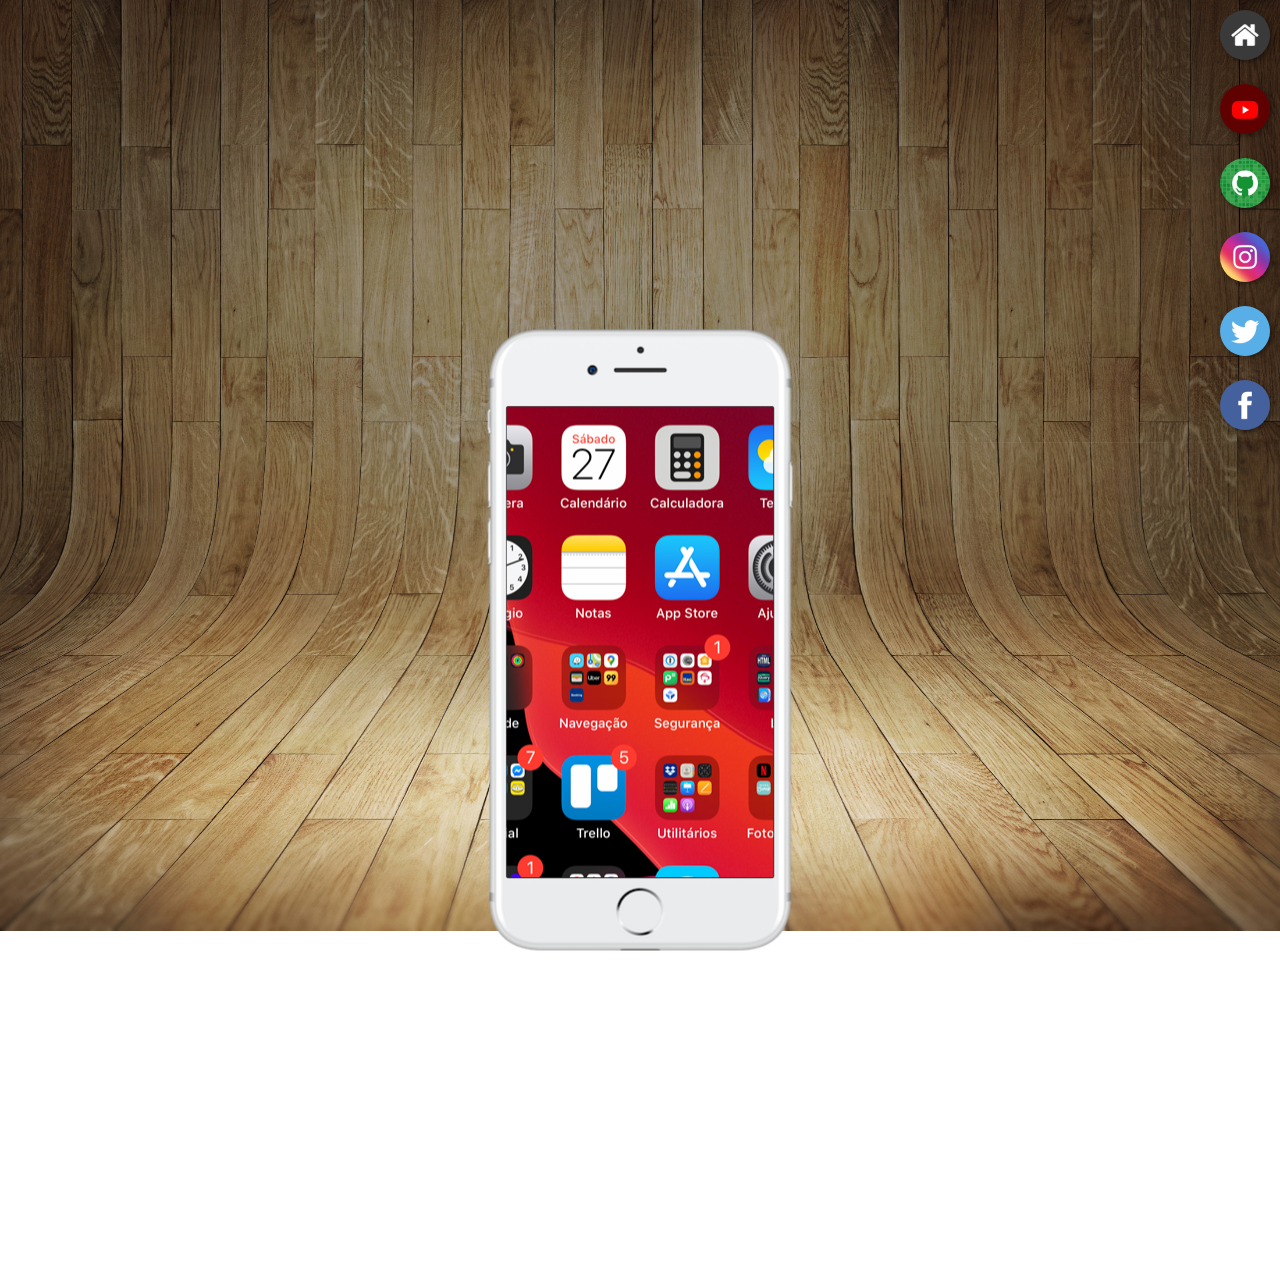
<file: index.html>
<!DOCTYPE html>
<html lang="pt-br">
<head>
    <meta charset="UTF-8">
    <meta name="viewport" content="width=device-width, initial-scale=1.0">
    <link rel="shortcut icon" href="favicon.ico" type="image/x-icon">
    <link rel="stylesheet" href="Estilo/style.css">
    <title>Projetos redes sociais</title>
</head>
<body>
    <main>
        <section id="telefone">
            <iframe src="home.html" name="tela" id="tela" frameborder="0">
                seu navegador nao é compativel
            </iframe>
        </section>
        <section id="redes_sociais">
            <a href="home.html" target="tela"> <img src="imagens/logo-home.jpg" alt="Home"></a> <br>
            <a href="youtube.html" target="tela"> <img src="imagens/logo-youtube.jpg" alt="youtube"></a> <br>
            <a href="github.html" target="tela"> <img src="imagens/logo-github.jpg" alt="githun"></a> <br>
            <a href="instagram.html" target="tela"> <img src="imagens/logo-instagram.jpg" alt="insta"></a> <br>
            <a href="twitter.html" target="tela"> <img src="imagens/logo-twitter.jpg" alt="twiter"></a> <br>
            <a href="facebook.html" target="tela"> <img src="imagens/logo-facebook.jpg" alt="facebook"></a> <br>
        </section>
    </main>
</body>
</html>
</file>
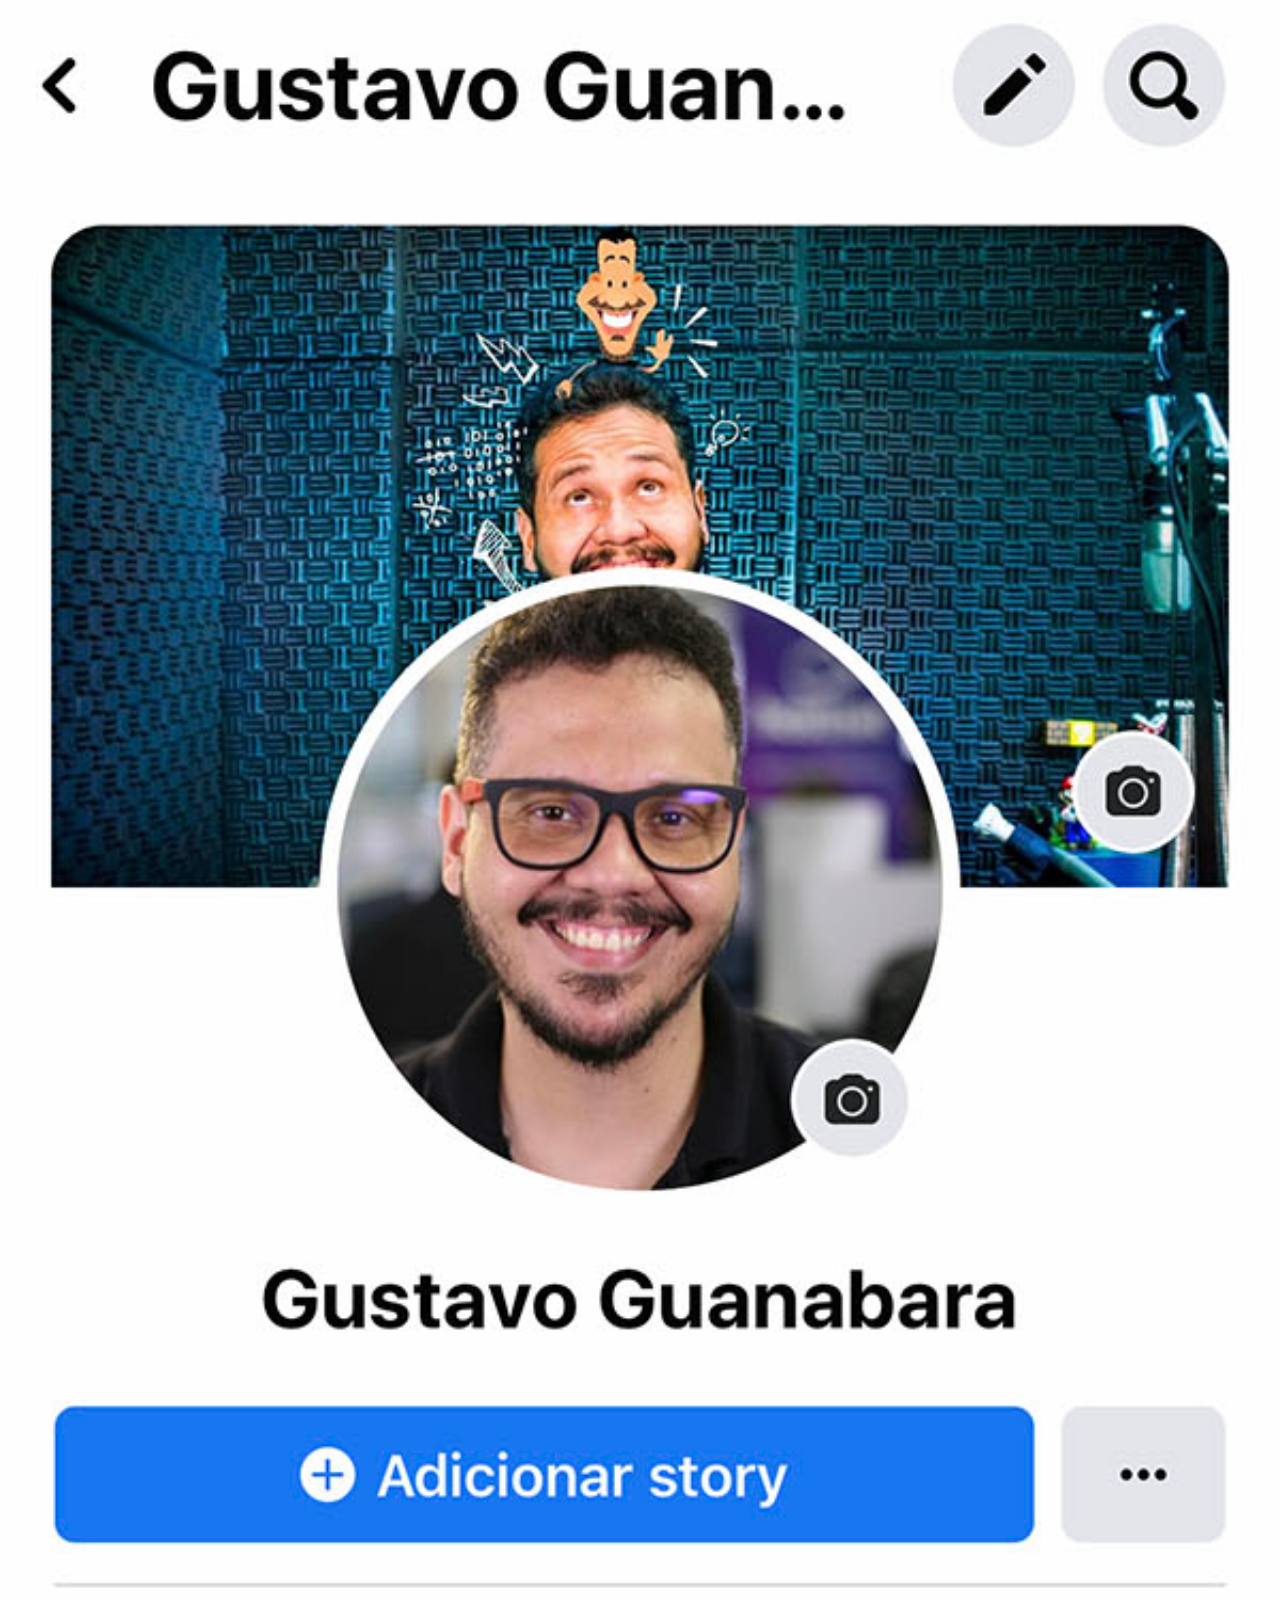
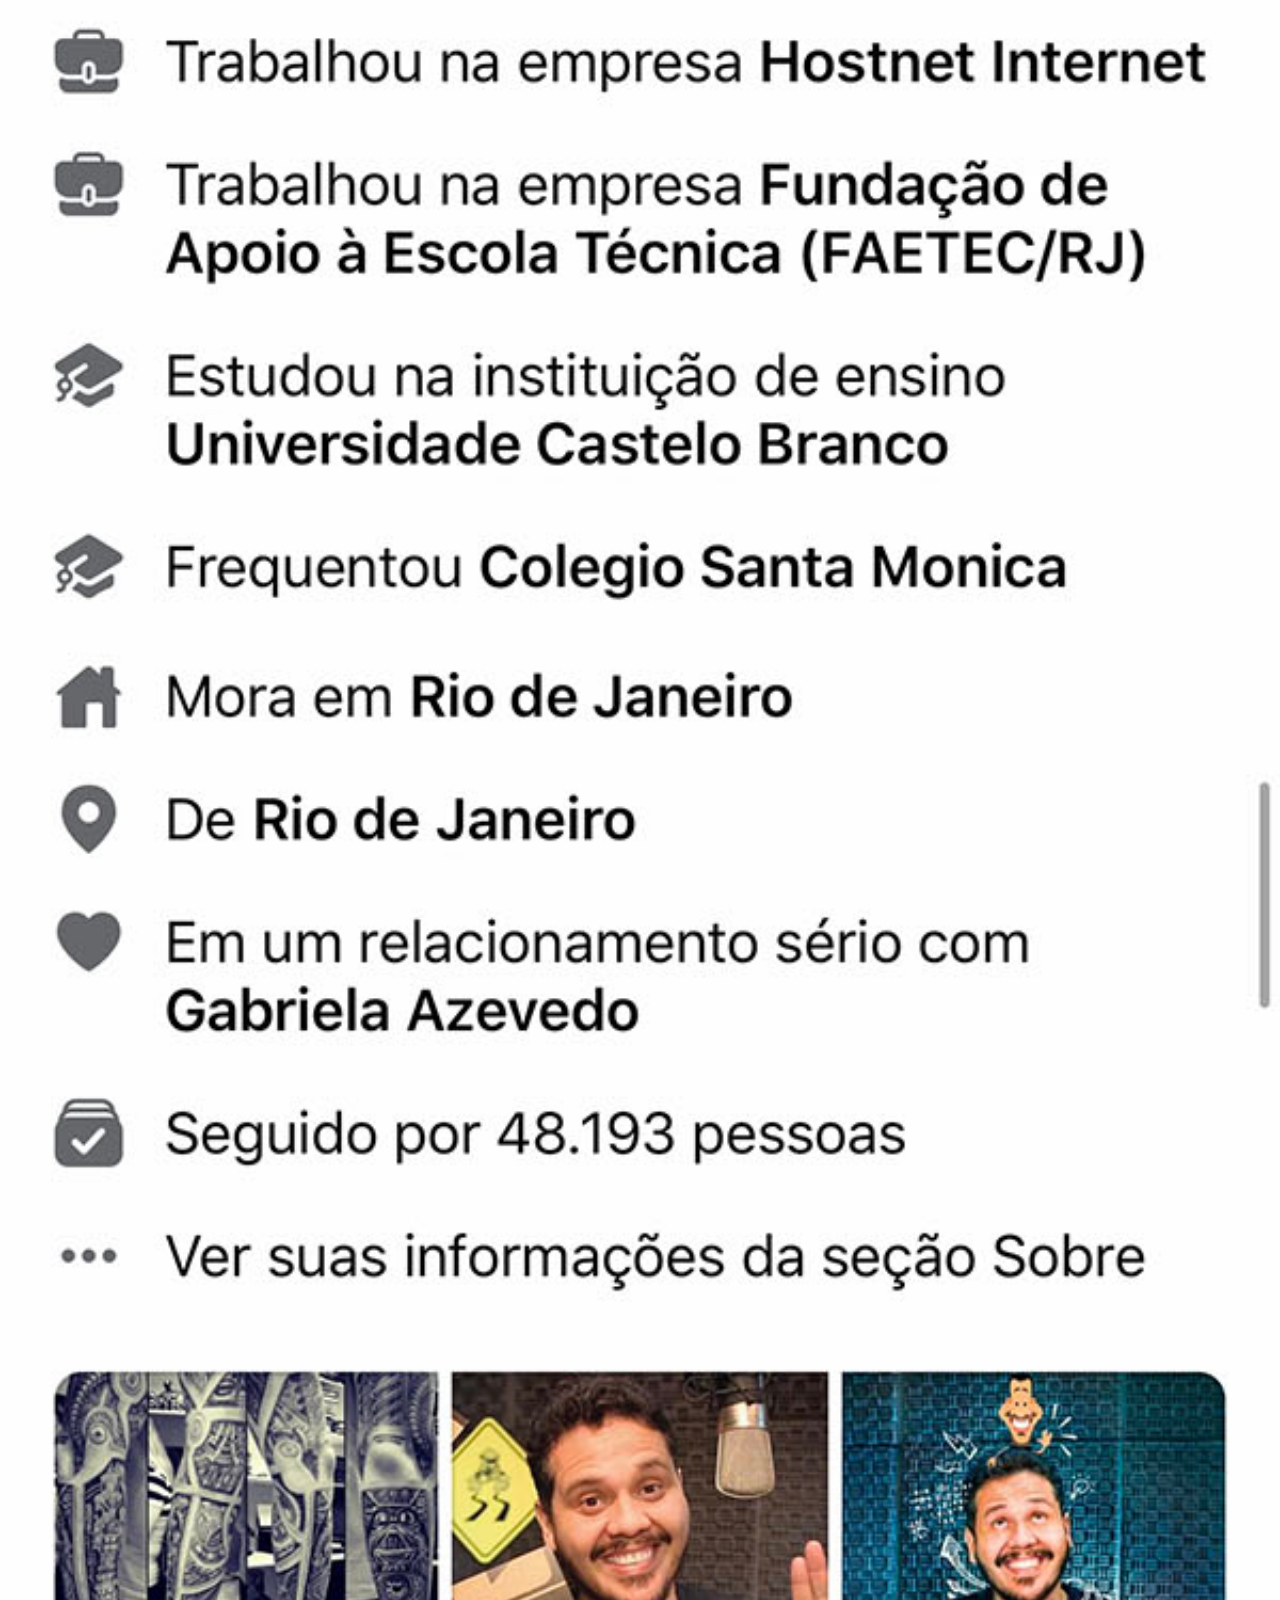
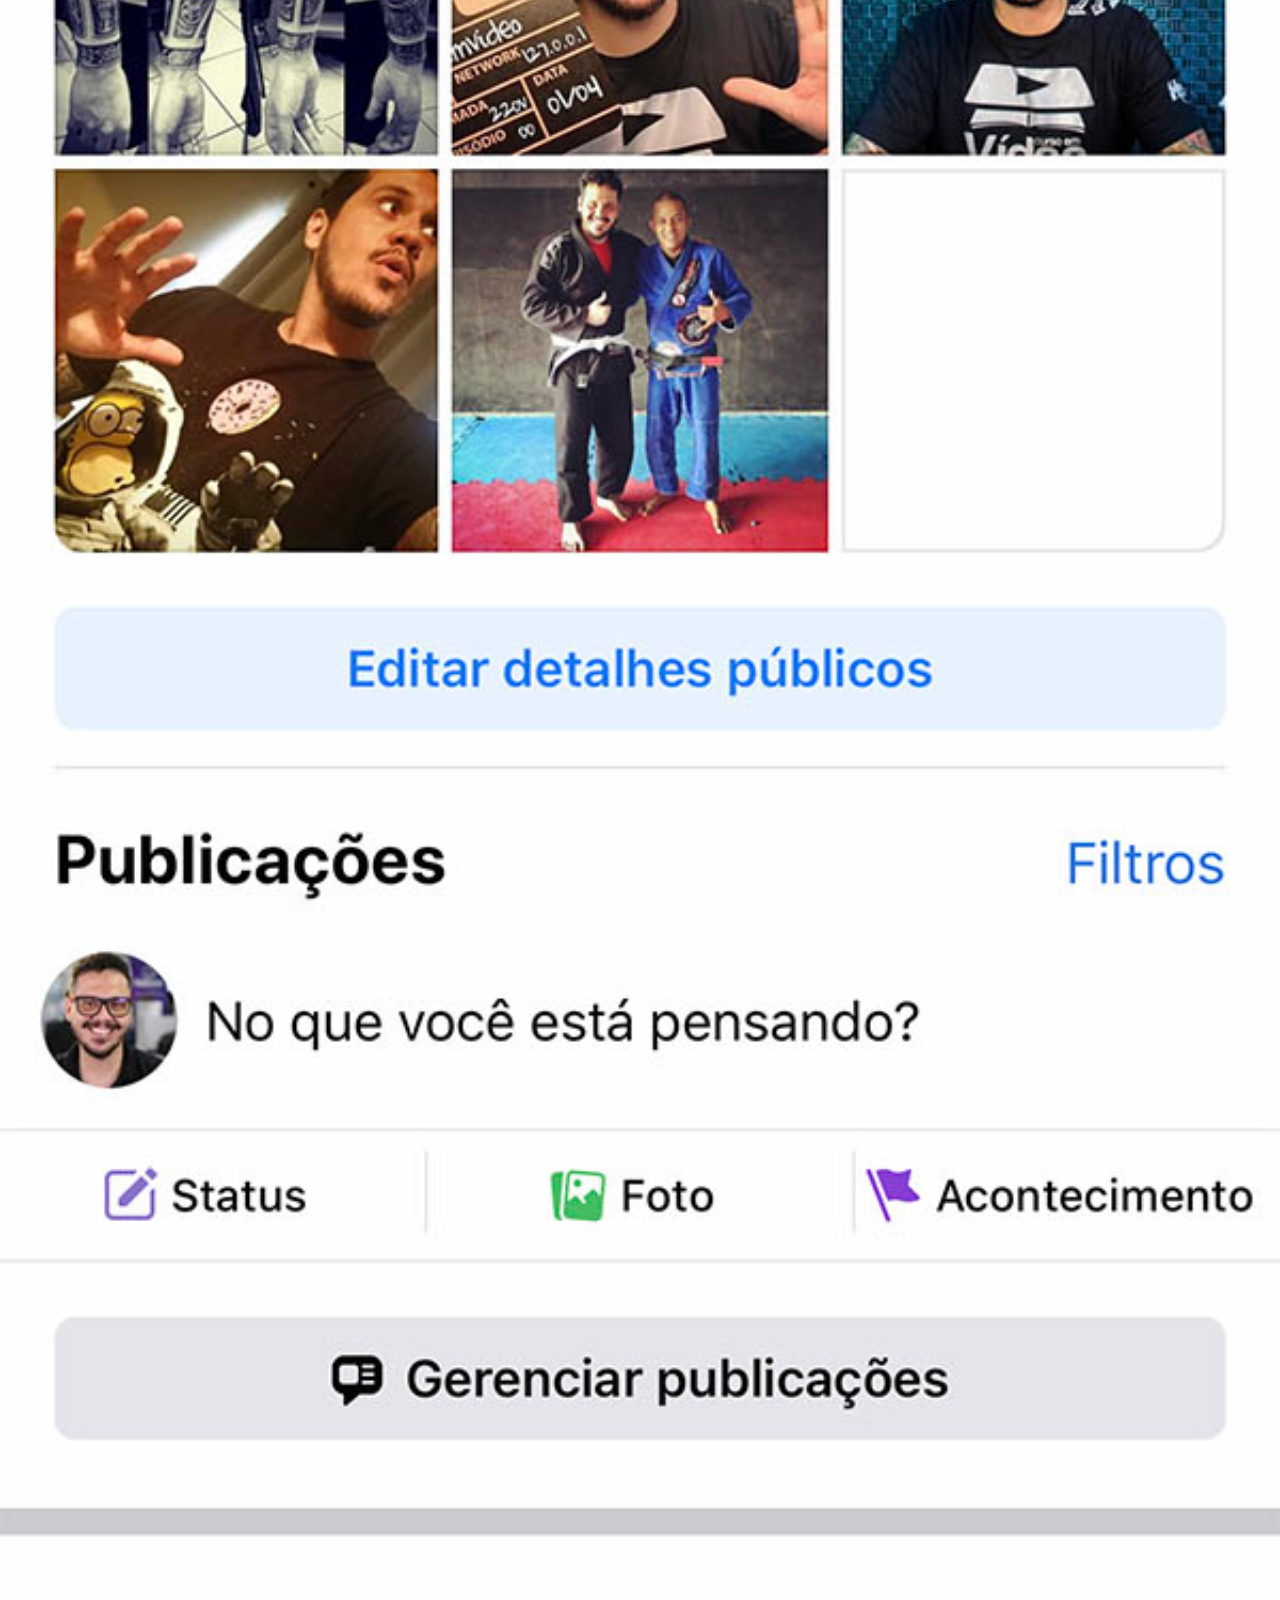
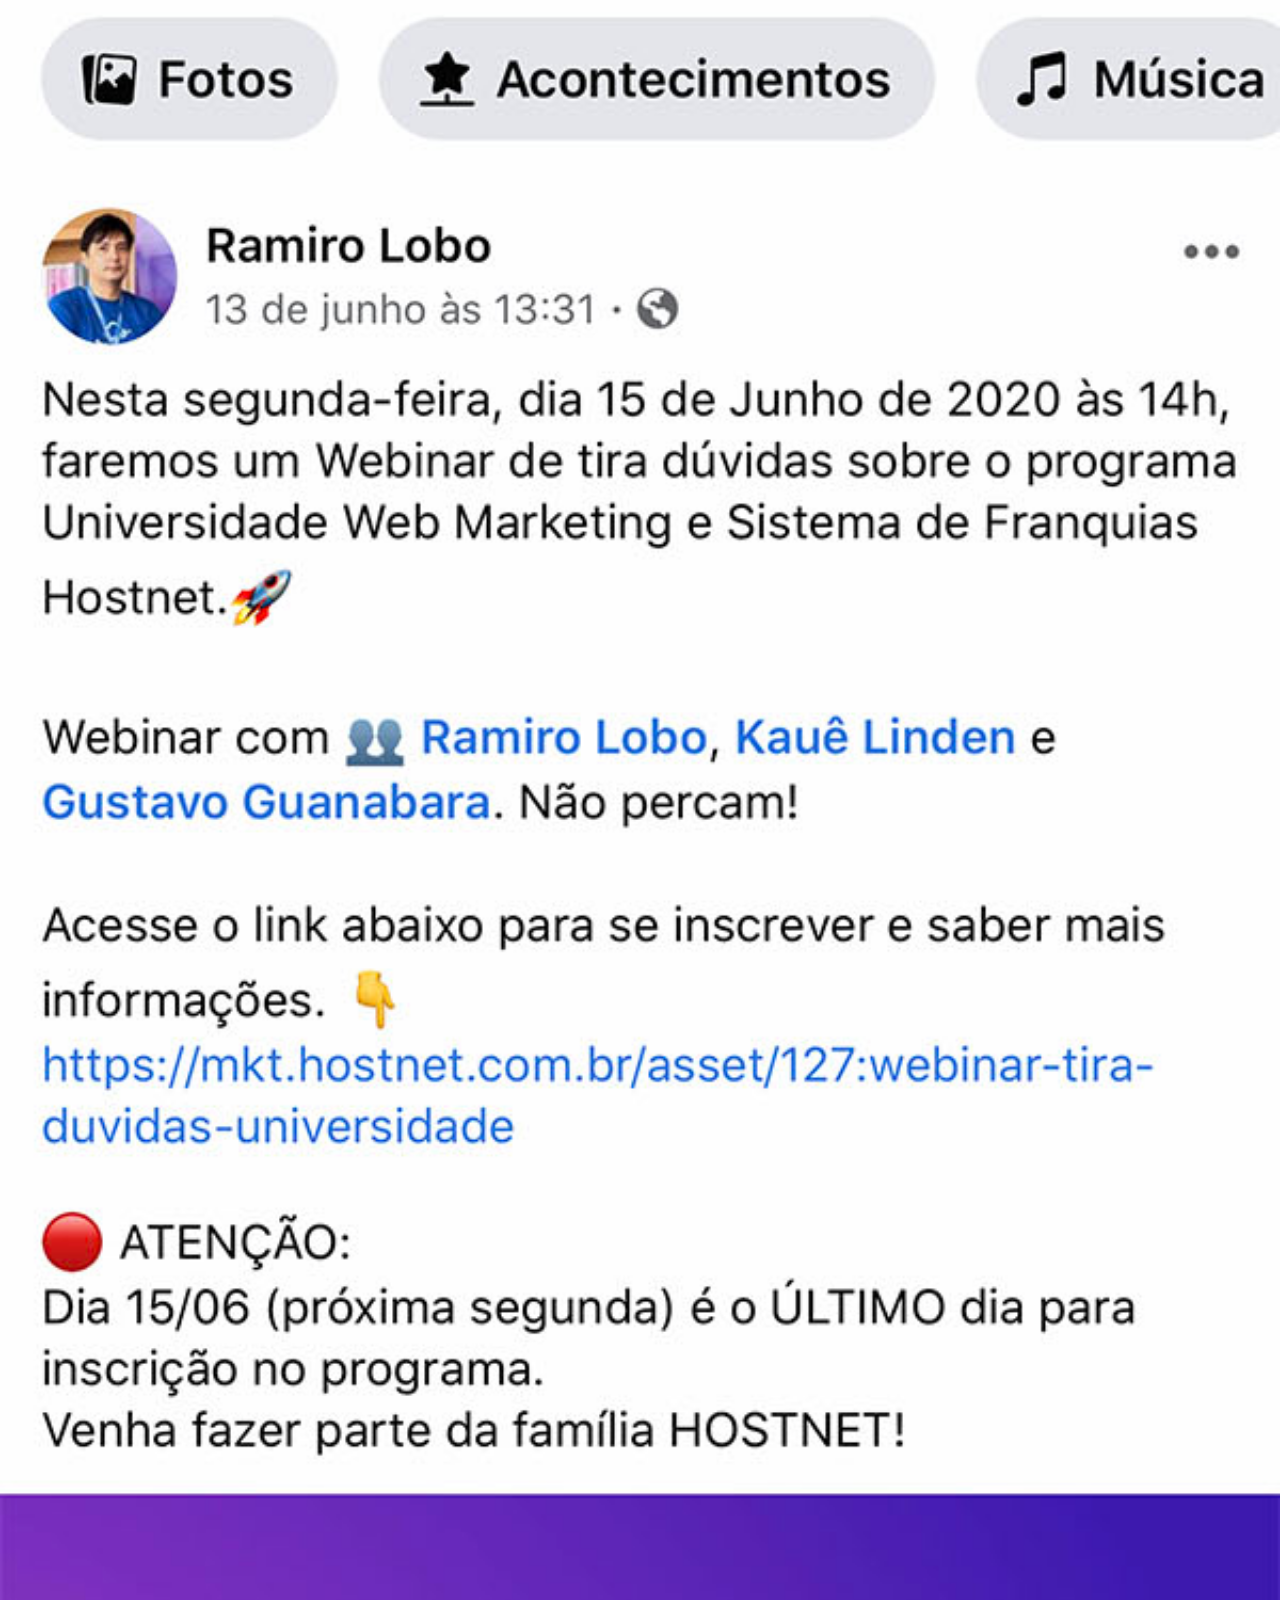
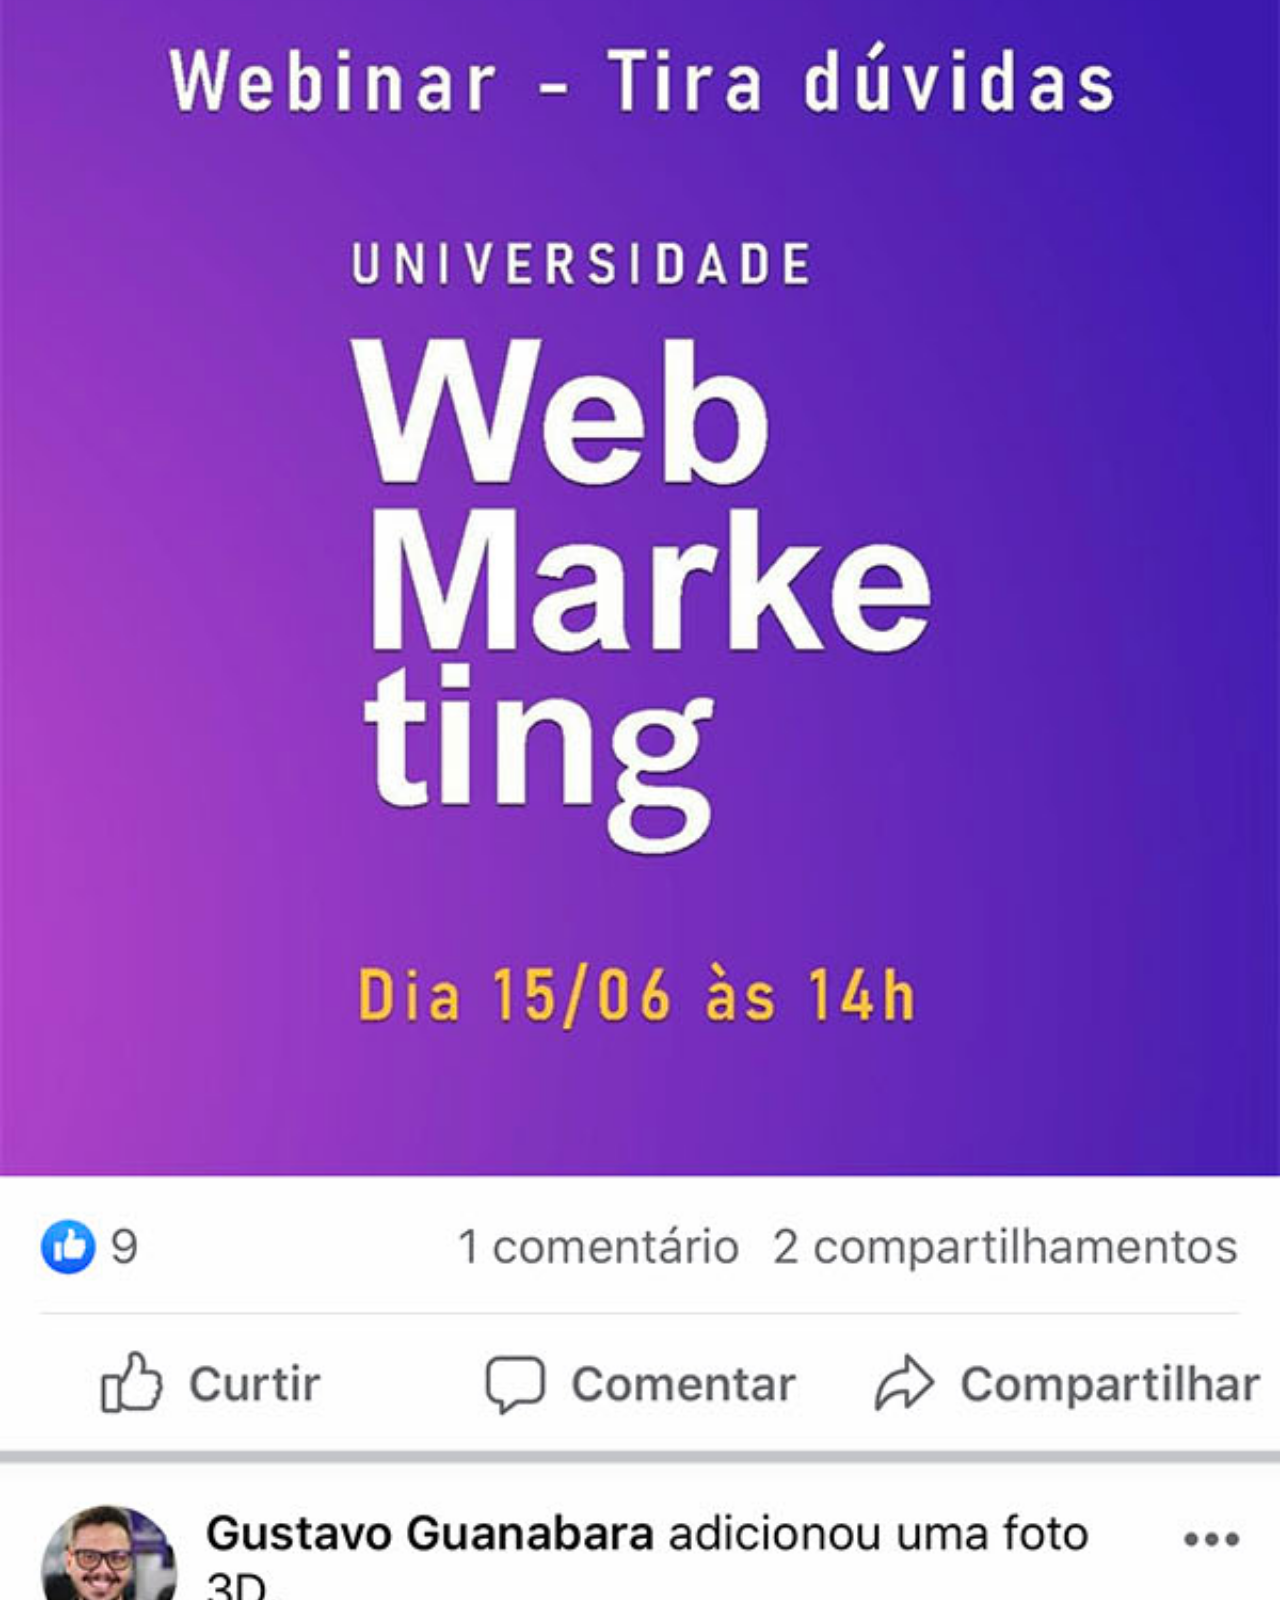
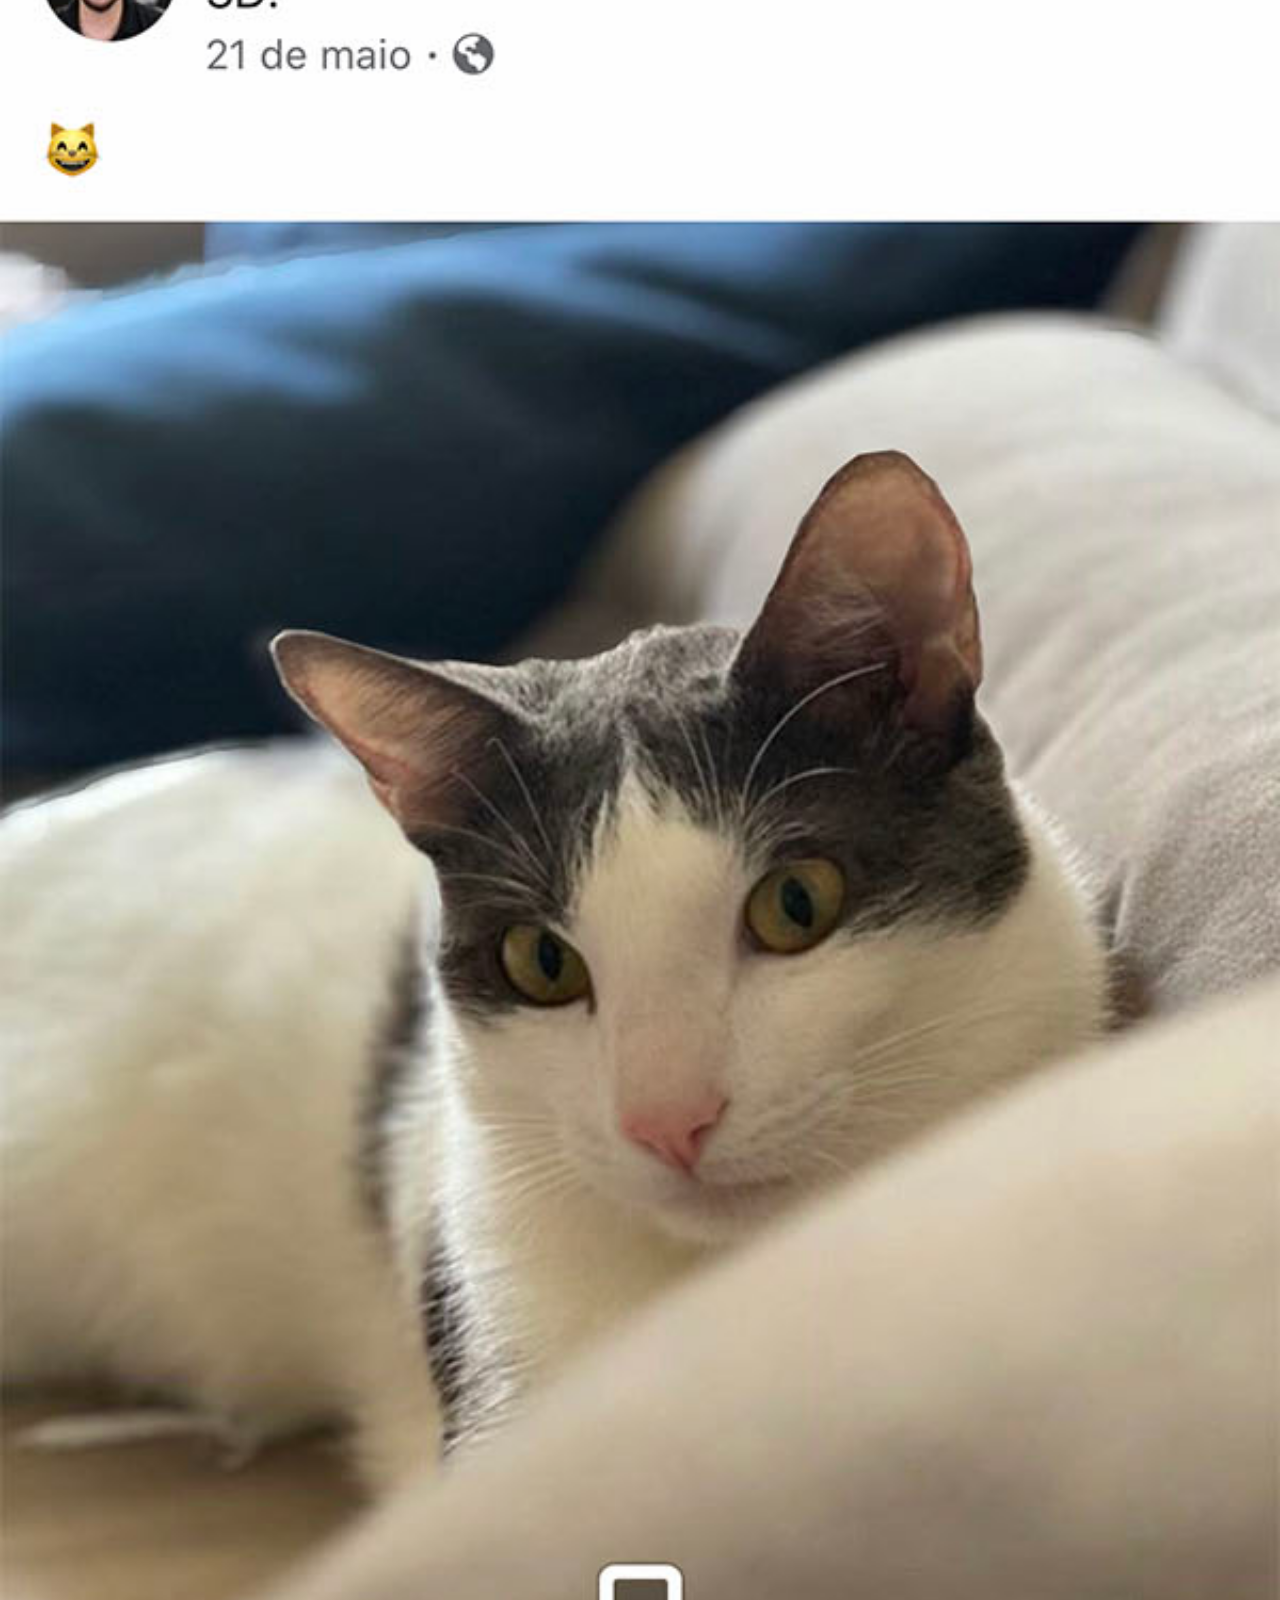
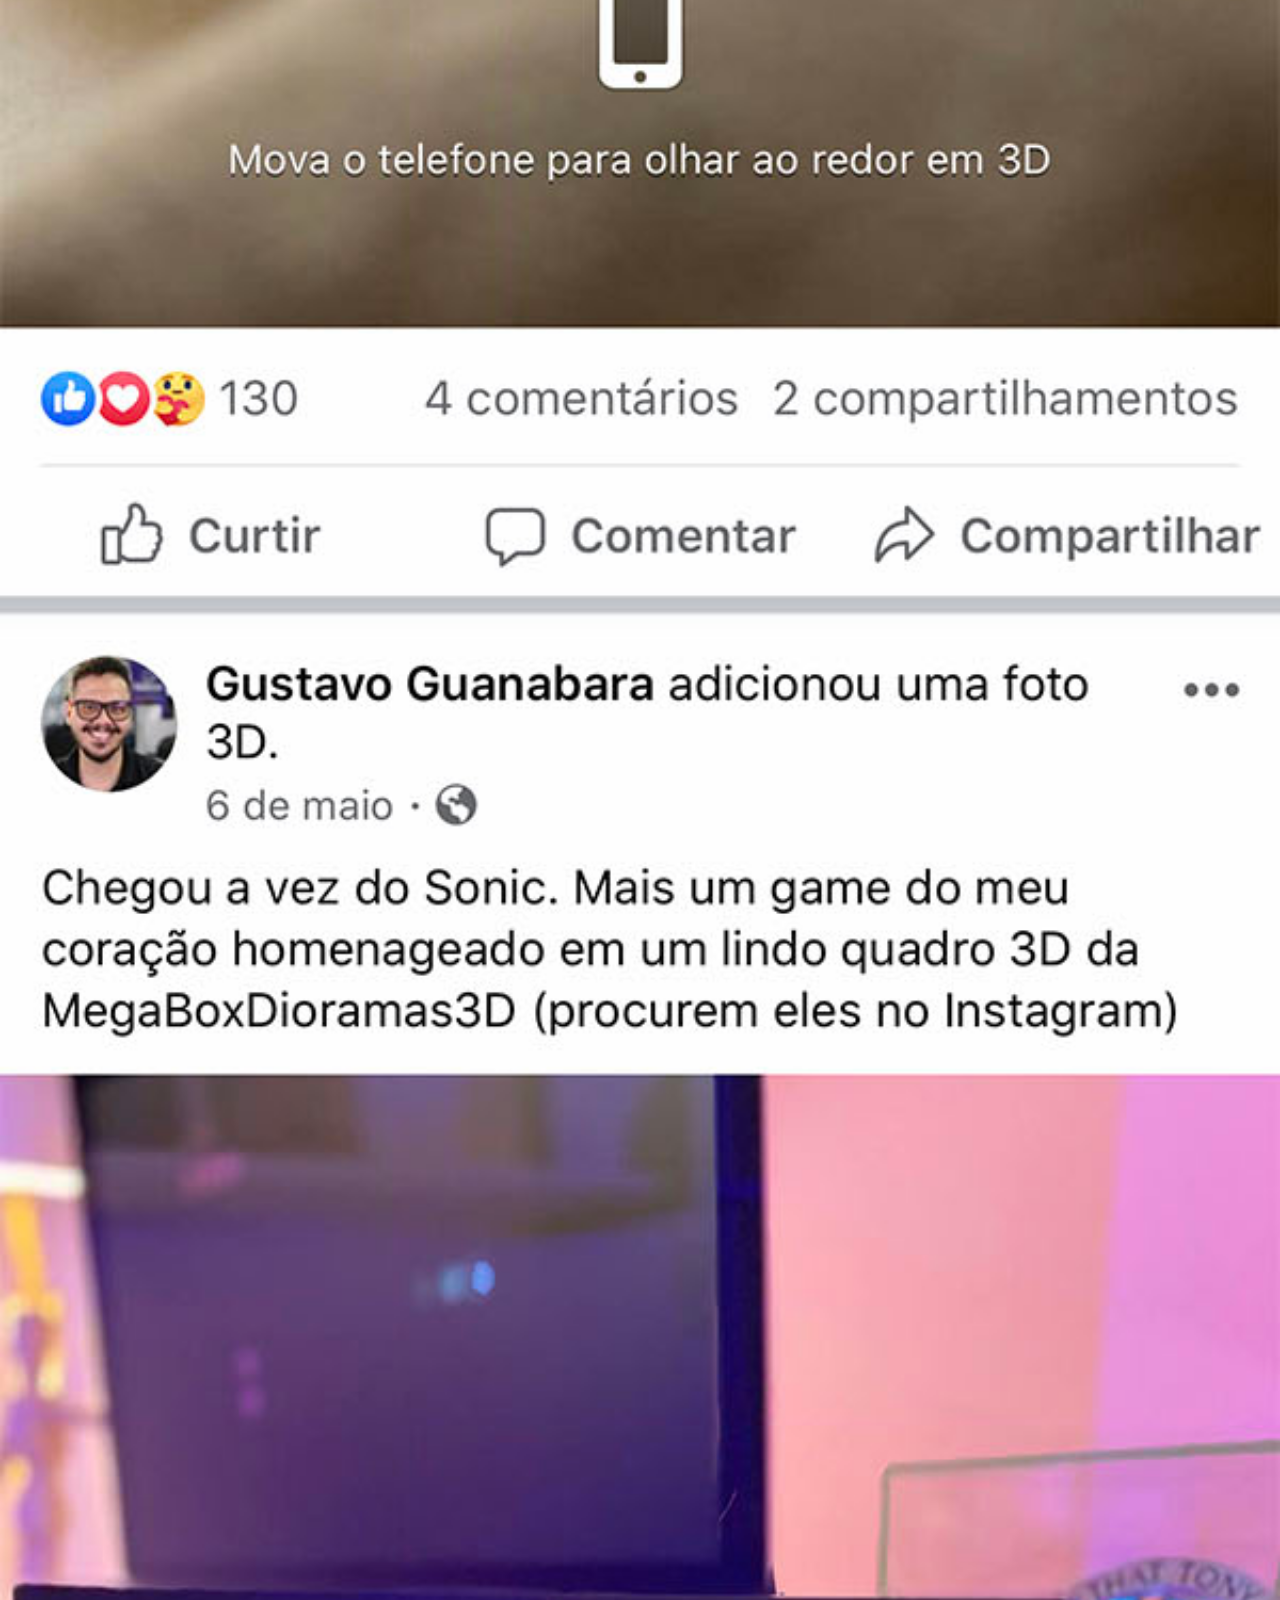
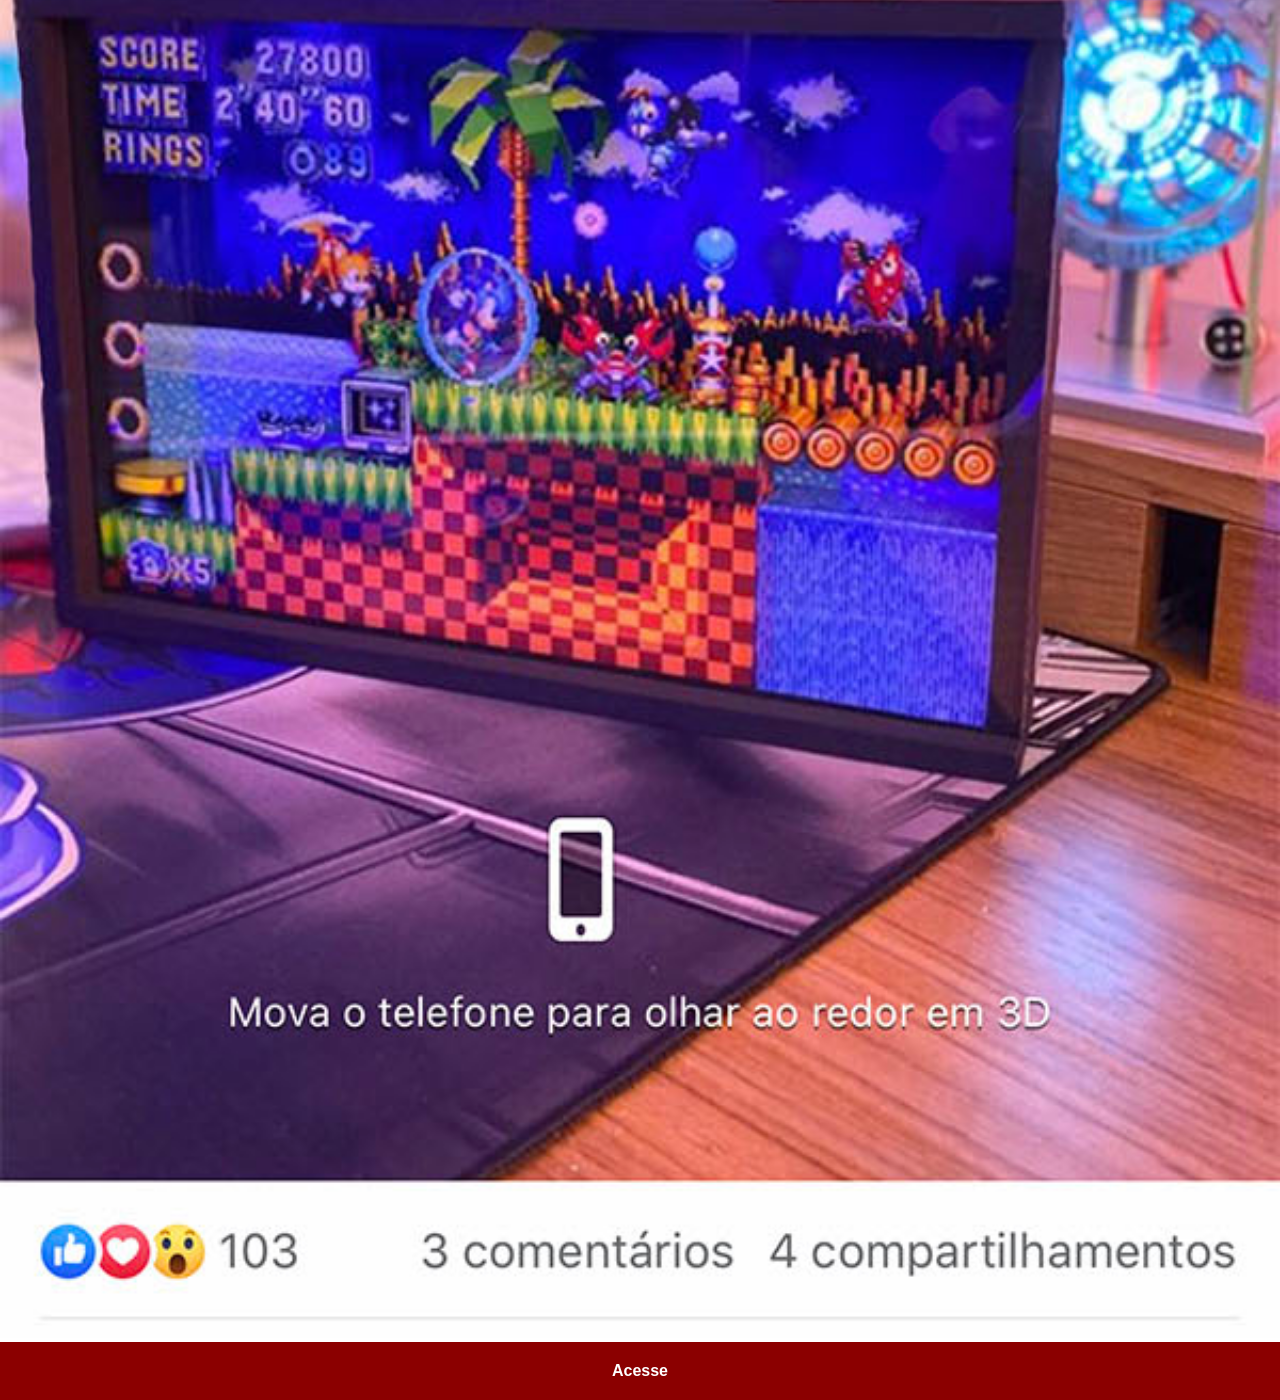
<file: facebook.html>
<!DOCTYPE html>
<html lang="en">
<head>
    <meta charset="UTF-8">
    <meta name="viewport" content="width=device-width, initial-scale=1.0">
    <title>facebook</title>
    <link rel="stylesheet" href="Estilo/social.css">
</head>
<body>
    <img src="imagens/tela-facebook.jpg" alt="facebook">
    <a href="https://www.facebook.com/gustavoguanabara/?locale=pt_PT" target="_blank">Acesse</a>
</body>
</html>
</file>
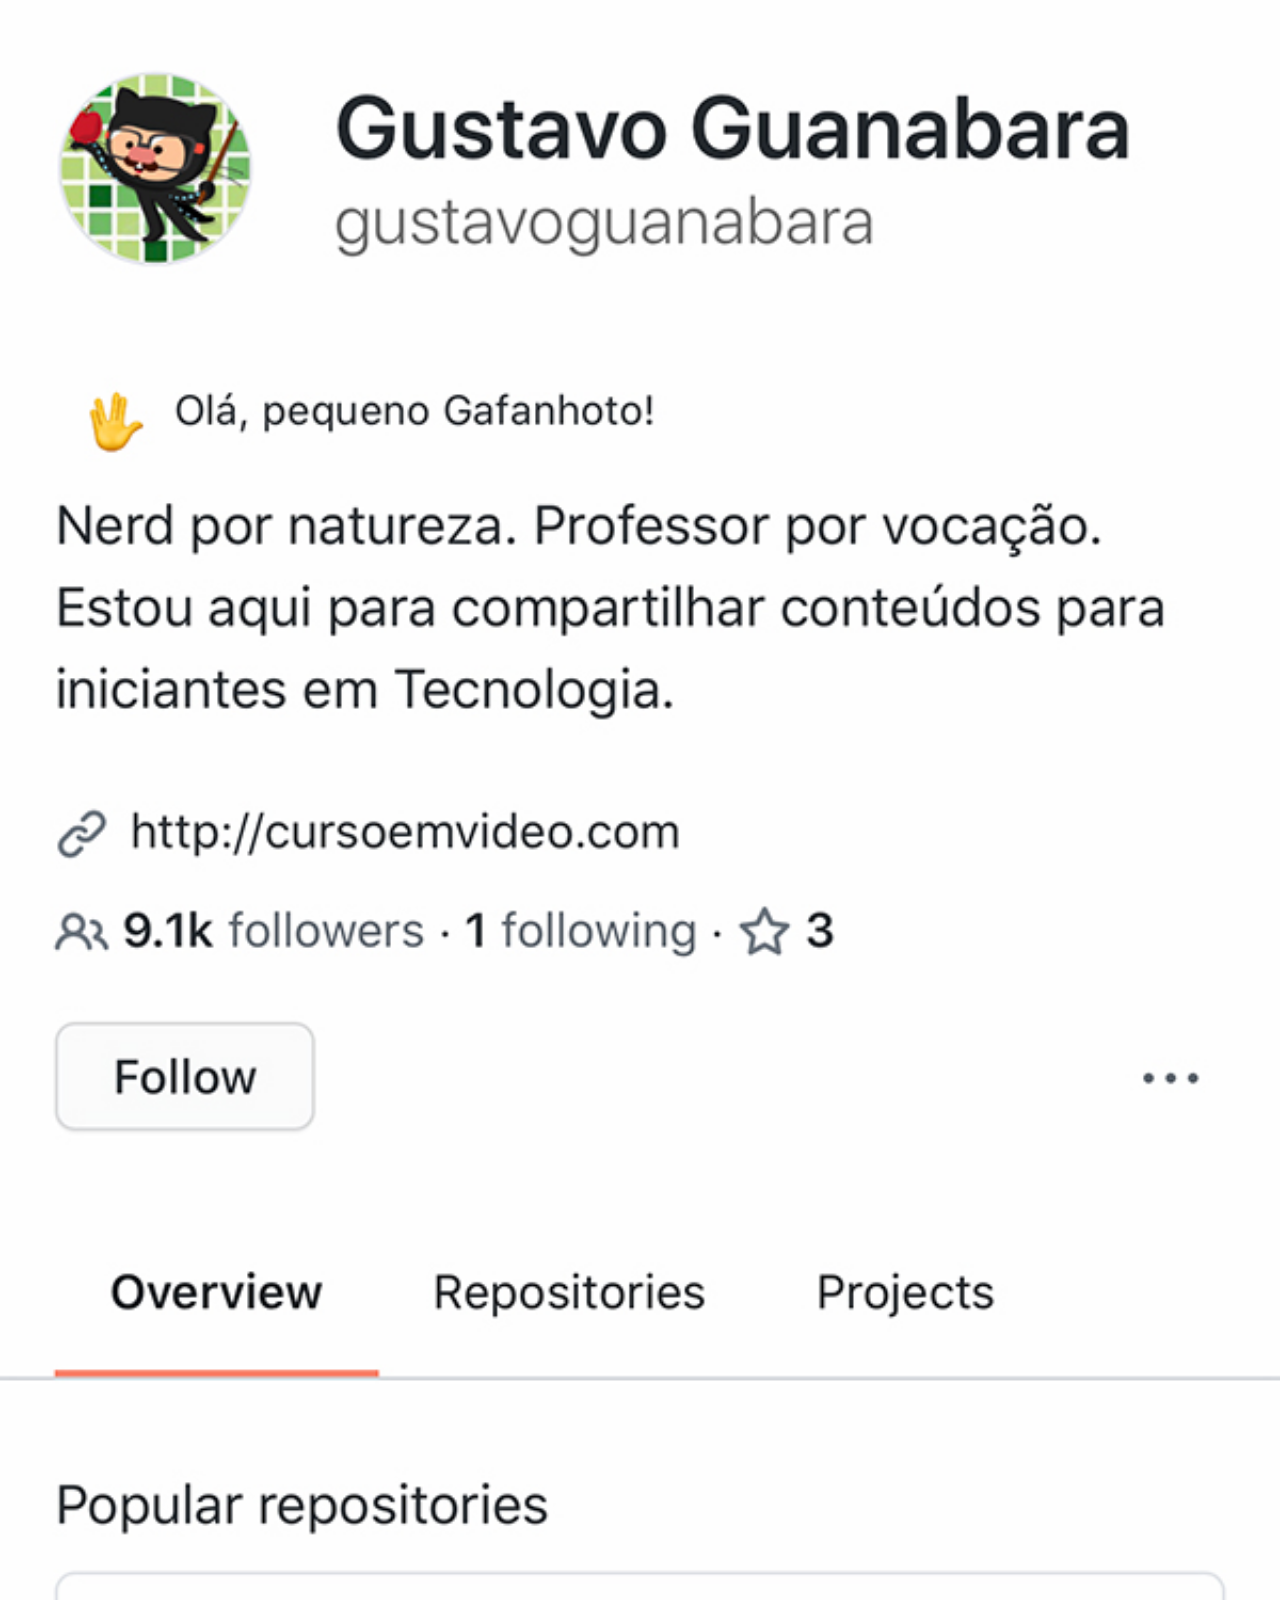
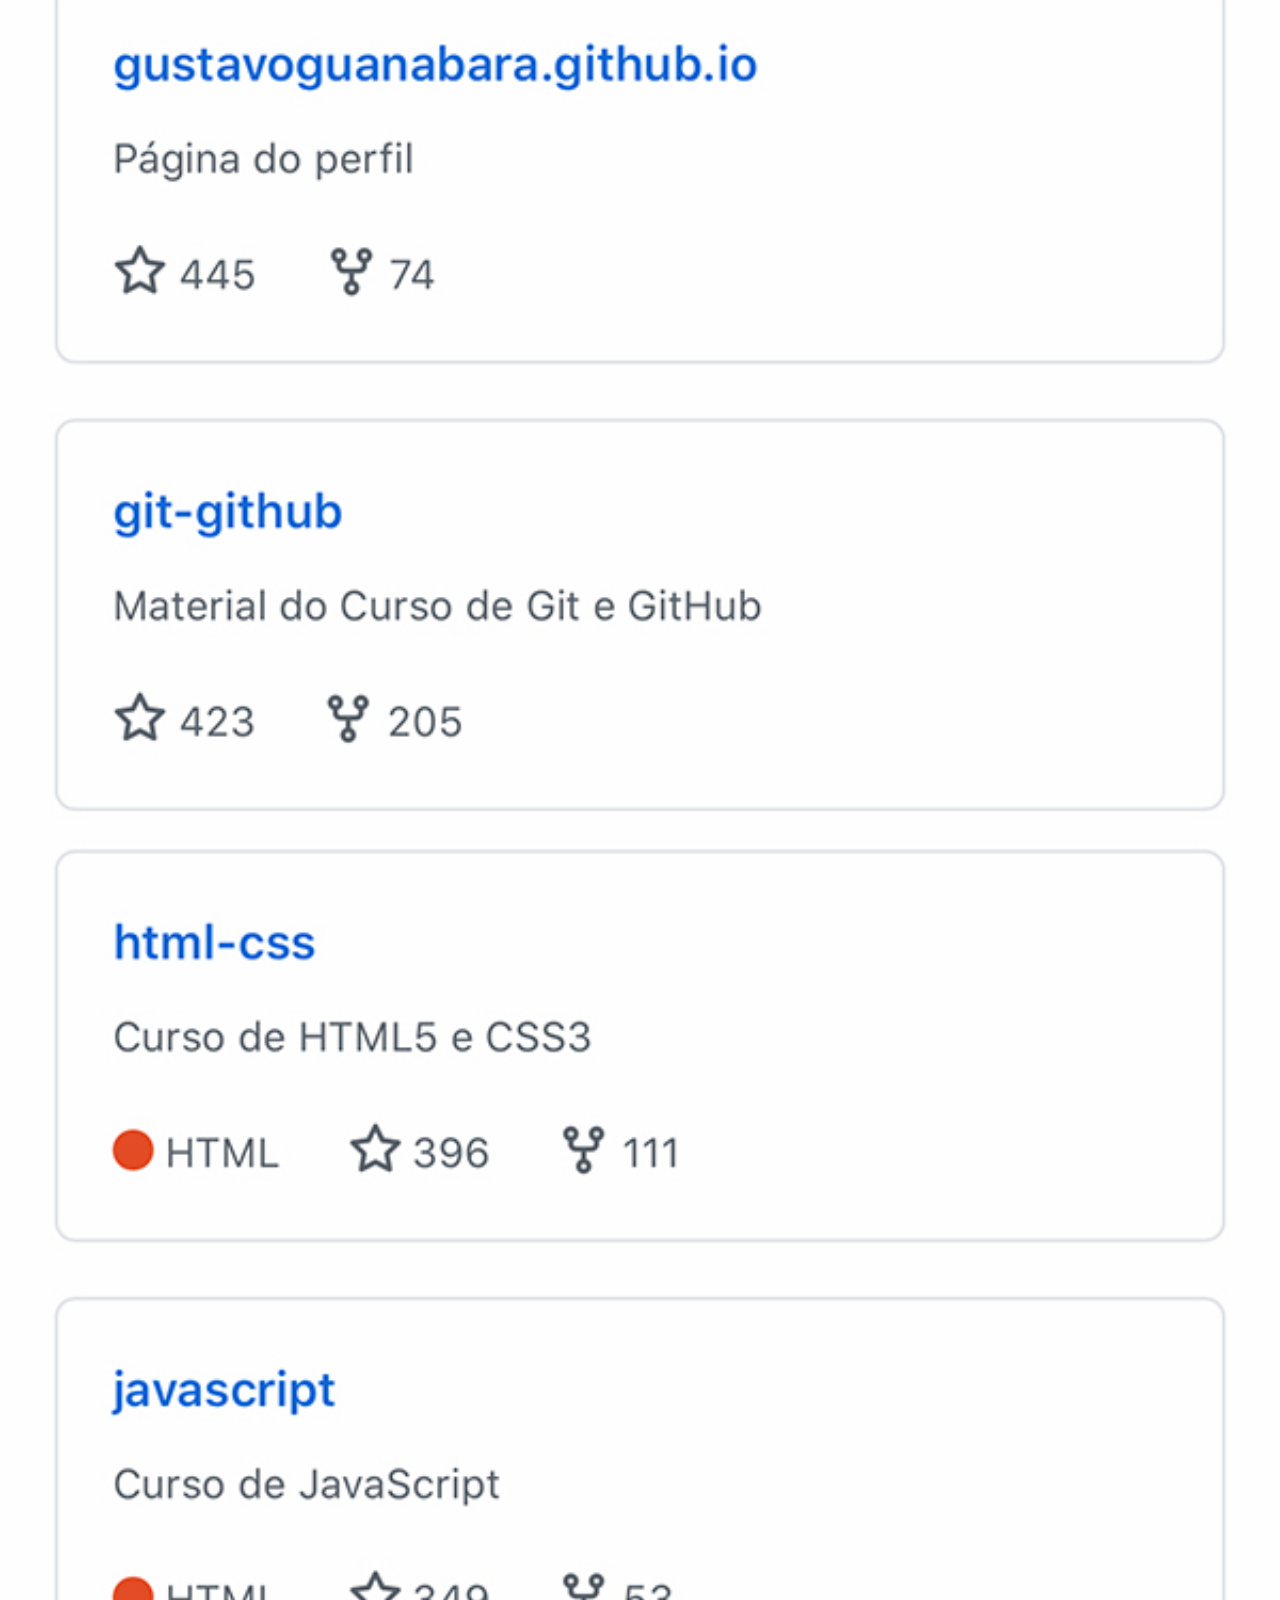
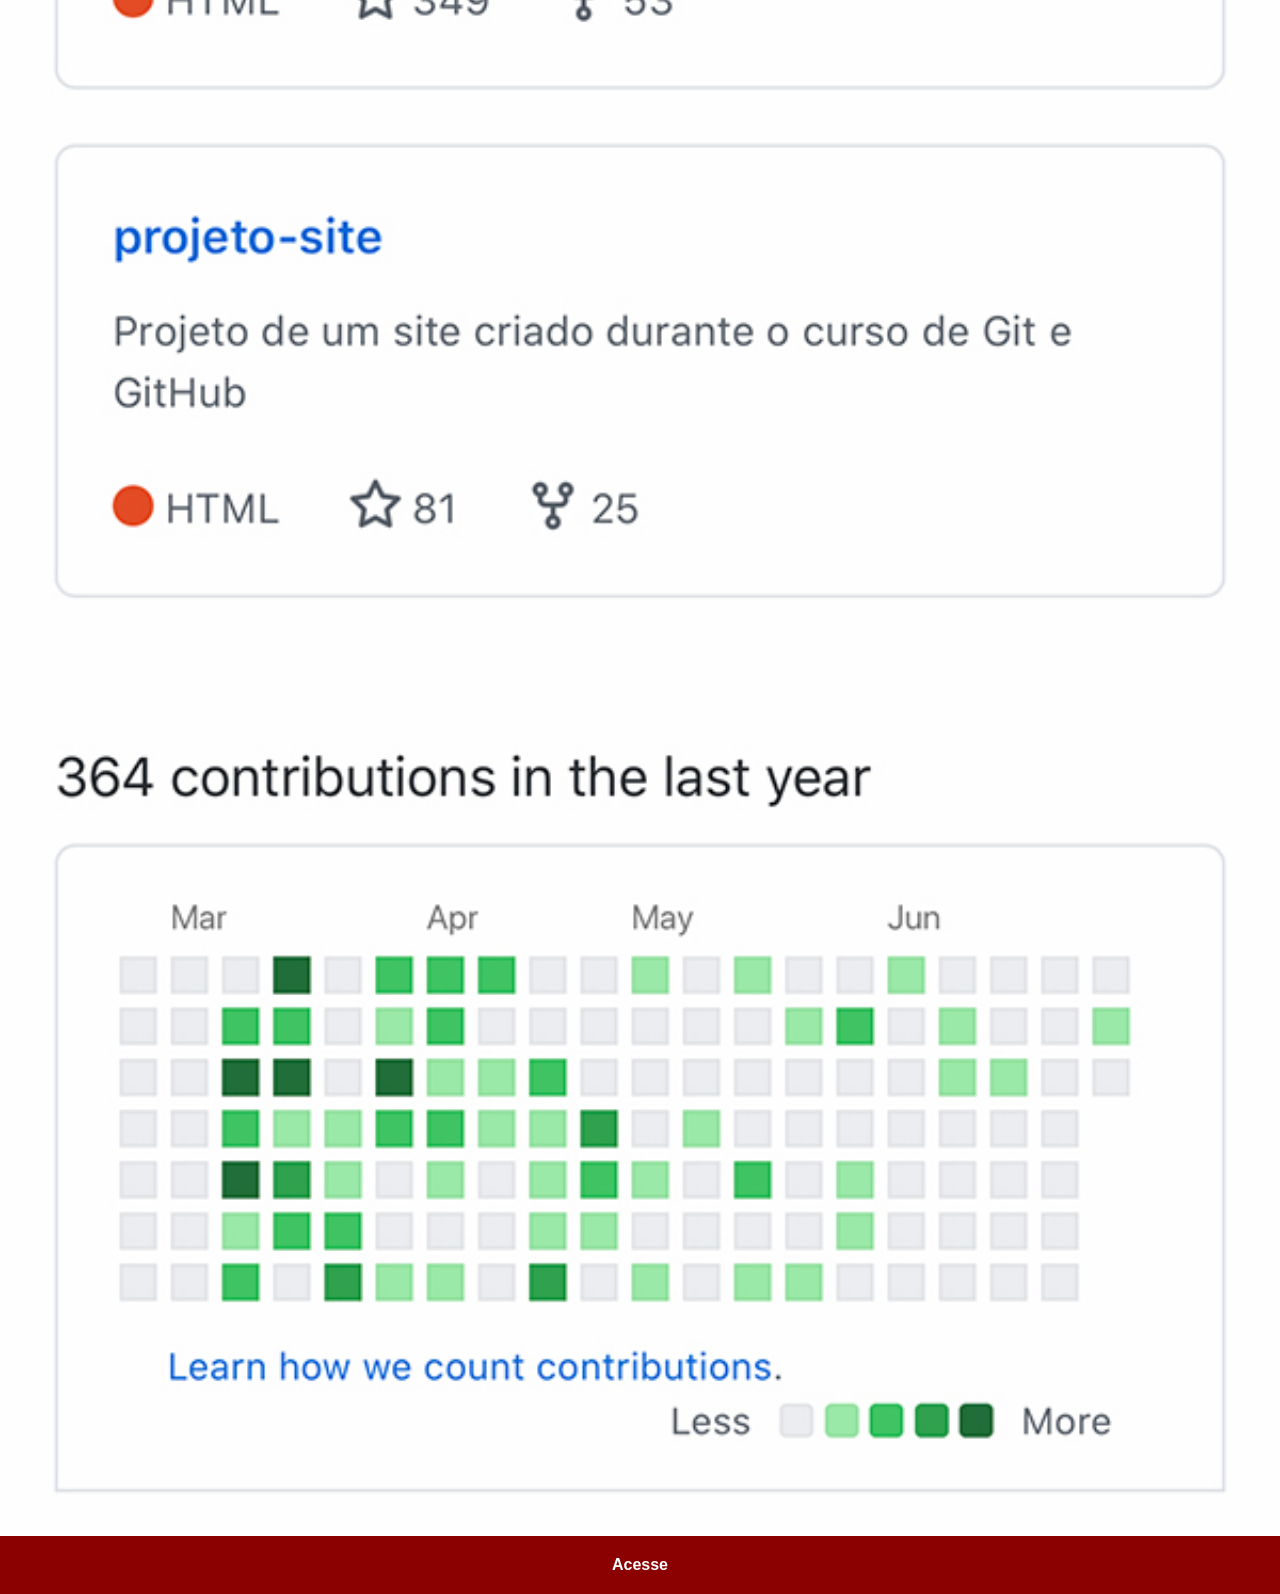
<file: github.html>
<!DOCTYPE html>
<html lang="en">
<head>
    <meta charset="UTF-8">
    <meta name="viewport" content="width=device-width, initial-scale=1.0">
    <title>github</title>
    <link rel="stylesheet" href="Estilo/social.css">
</head>
<body>
    <img src="imagens/tela-github.jpg" alt="gngithub">
    <a href="https://github.com/gustavoguanabara" target="_blank">Acesse</a>
</body>
</html>
</file>
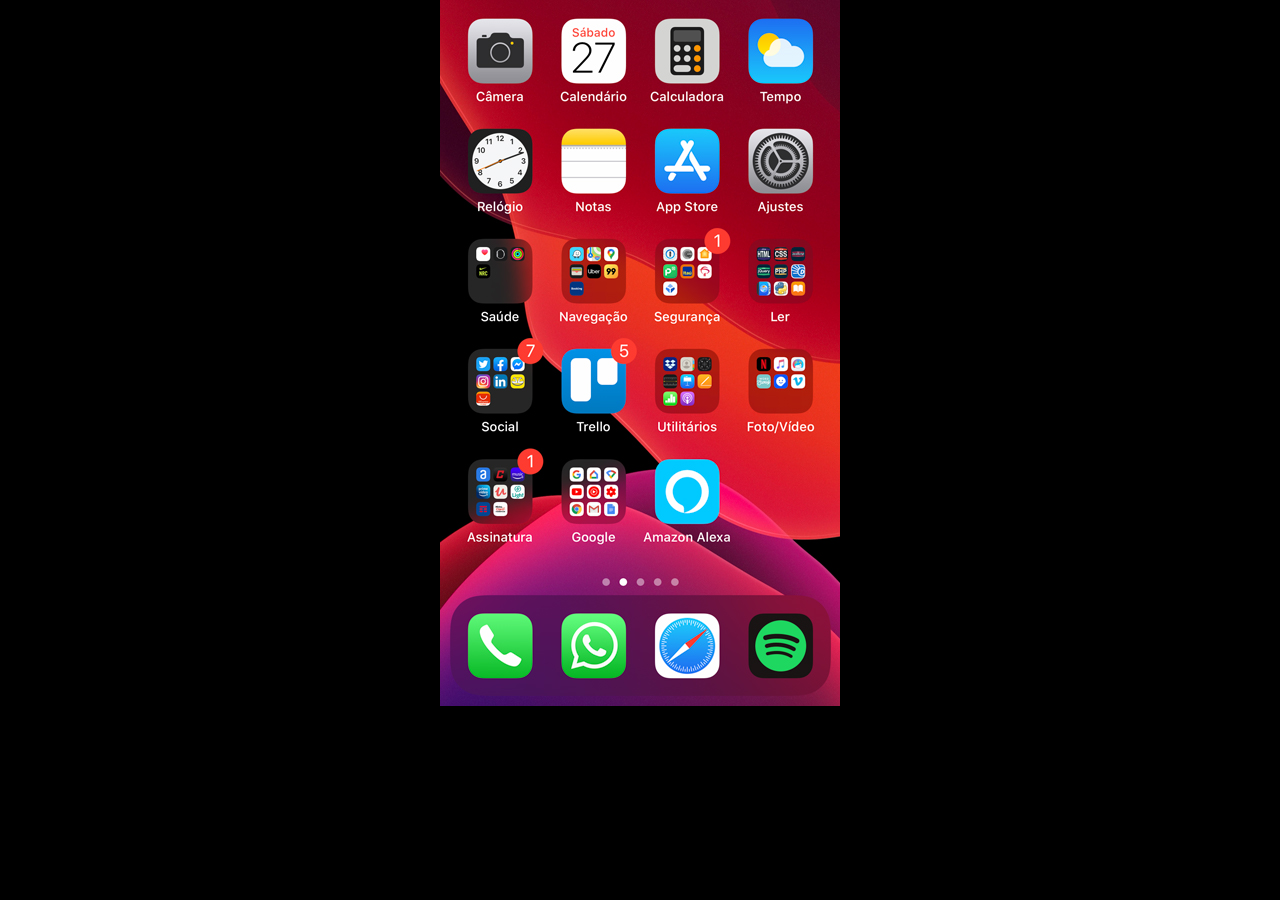
<file: home.html>
<!DOCTYPE html>
<html lang="en">
<head>
    <meta charset="UTF-8">
    <meta name="viewport" content="width=device-width, initial-scale=1.0">
    <title>Home</title>
</head>
<style>
    *{
        margin: 0px;
        padding: 0px;
    }
    body{
        width: 100vw;
        height: 100vh;
        background: black url("imagens/tela-home.jpg") no-repeat top center;

    }
</style>
</html>
</file>
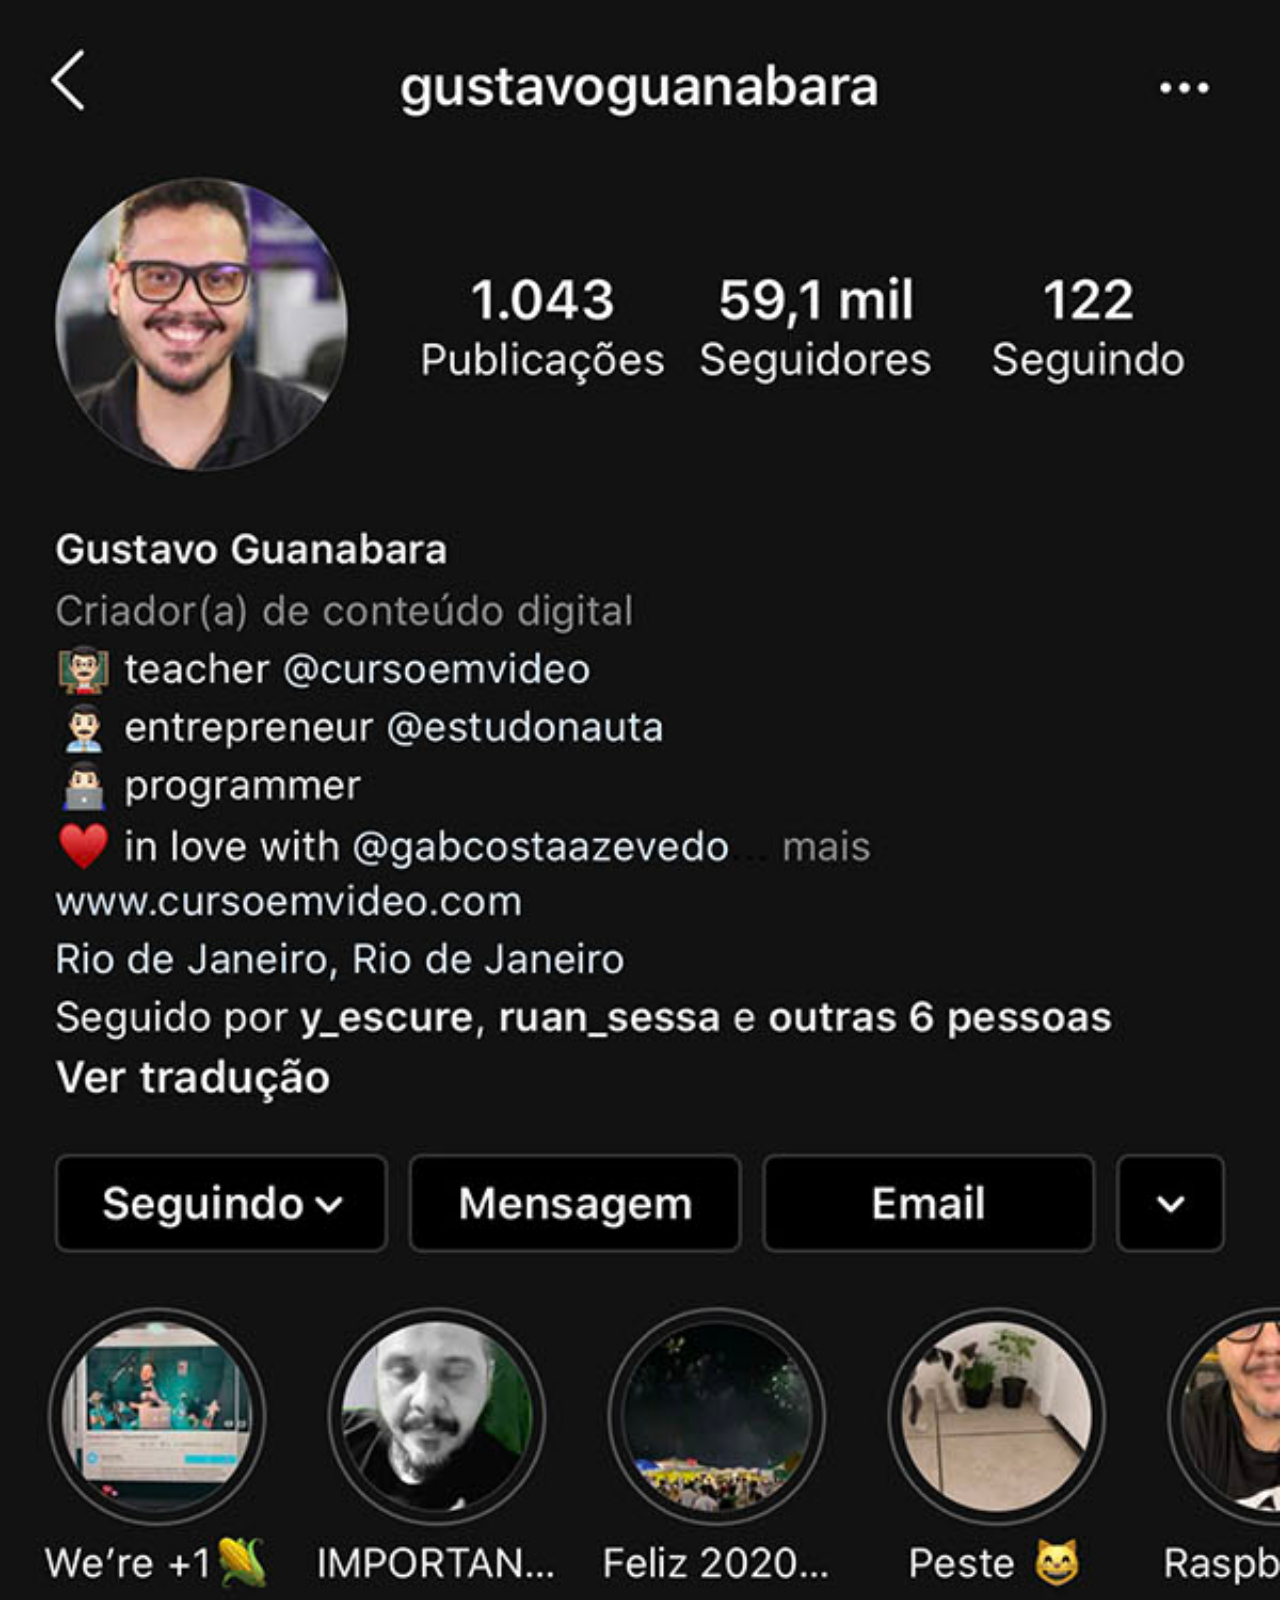
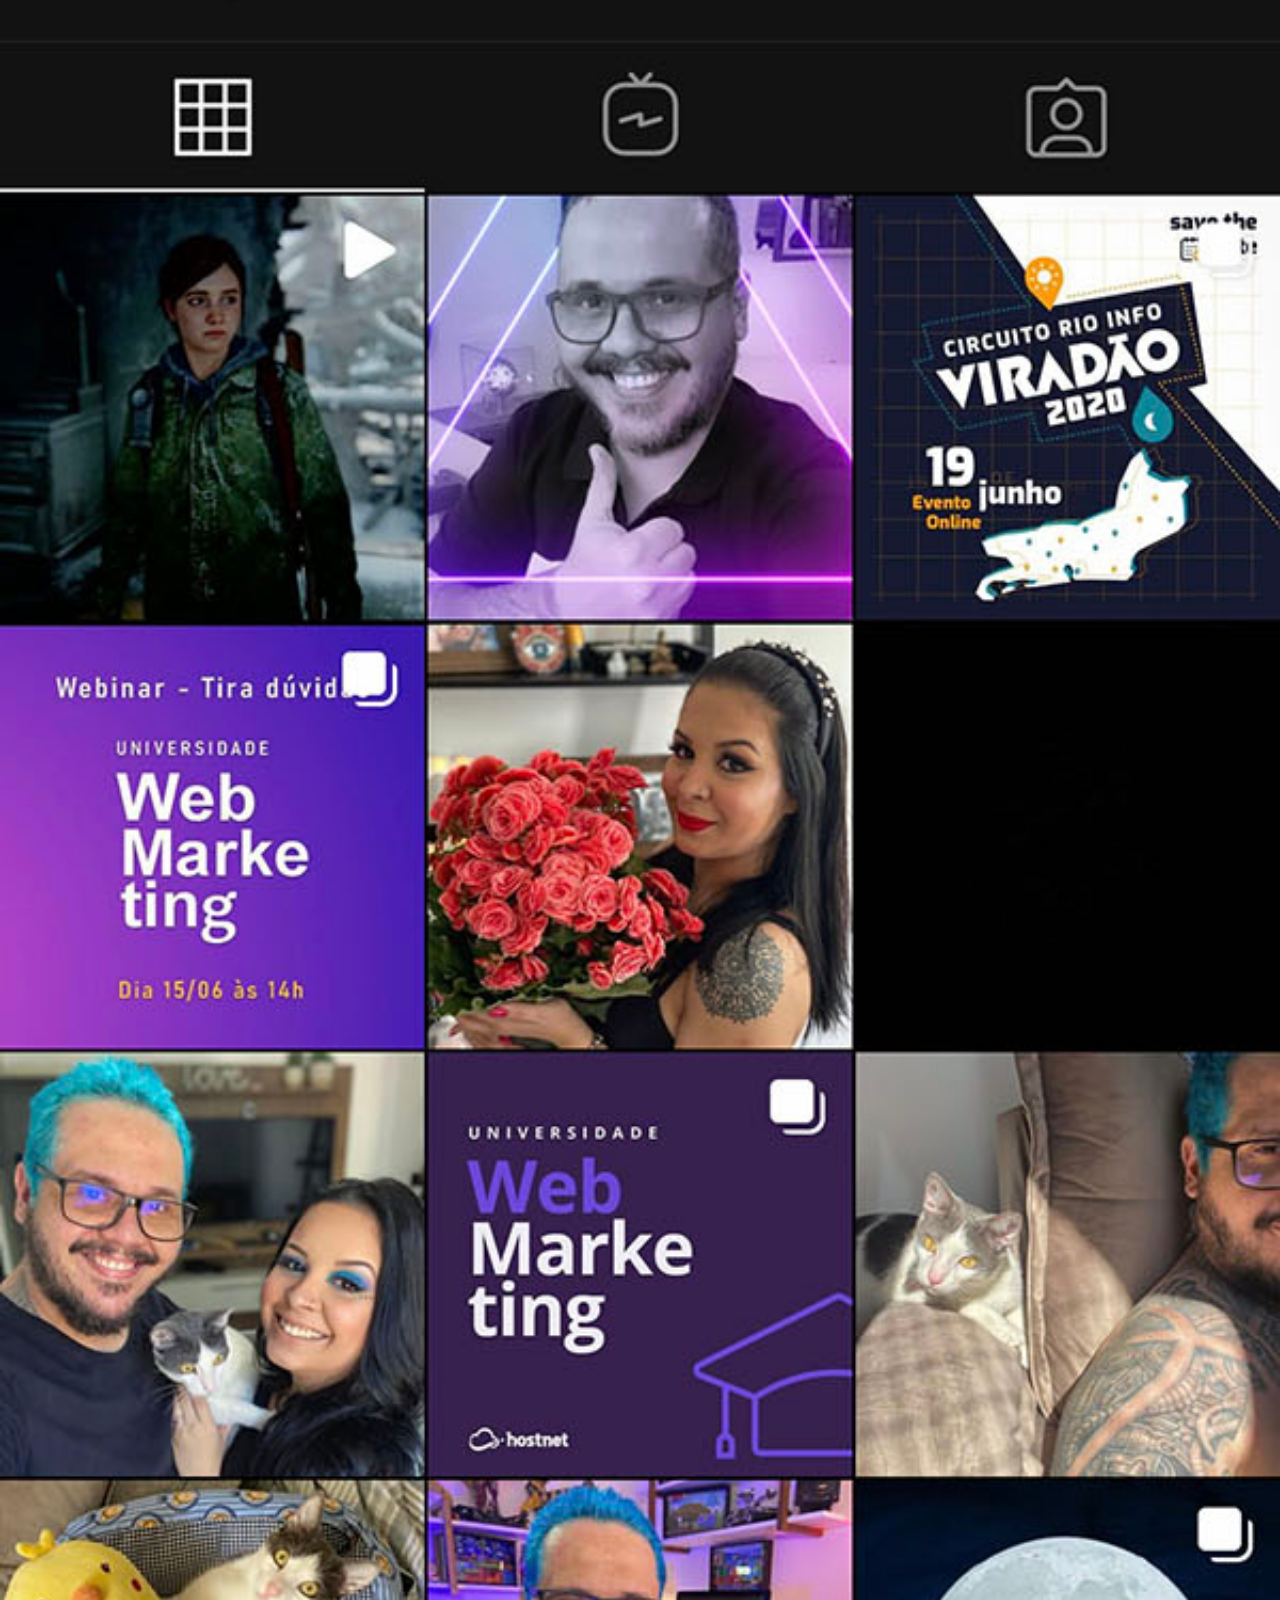
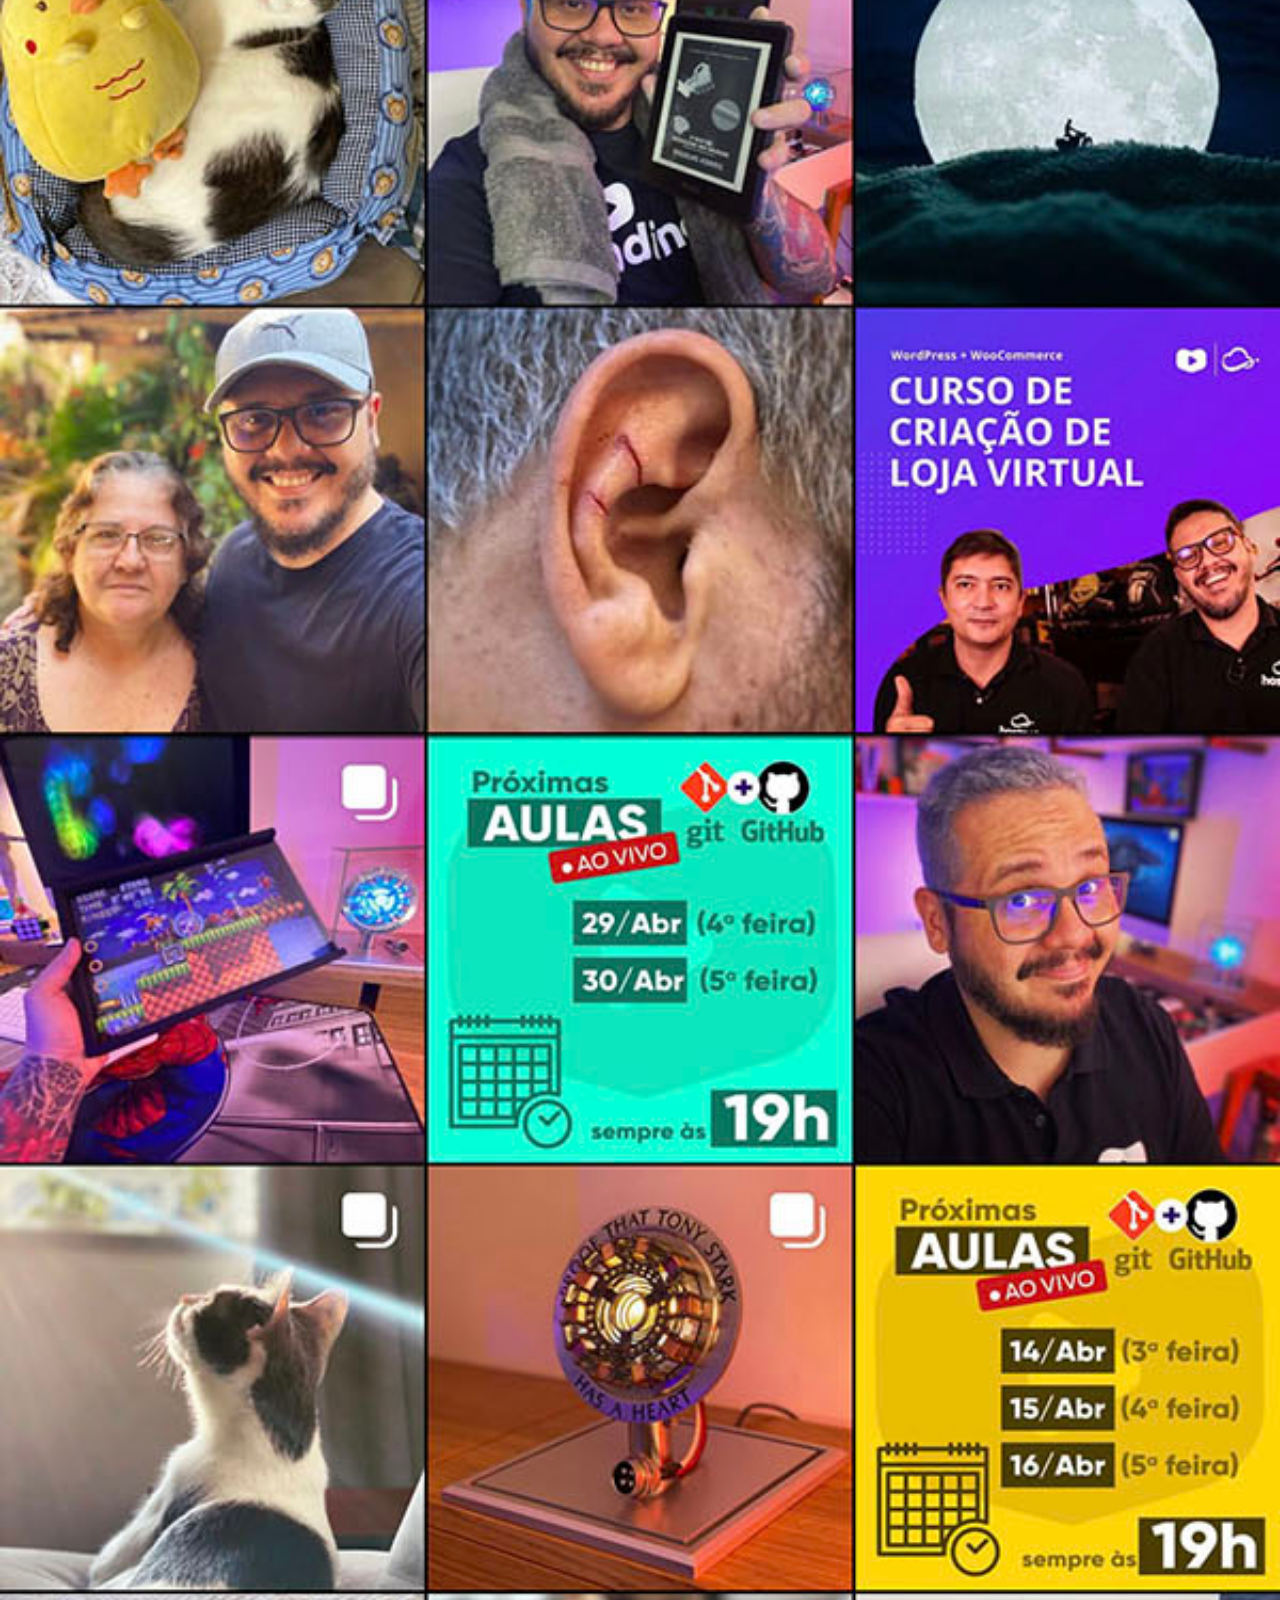
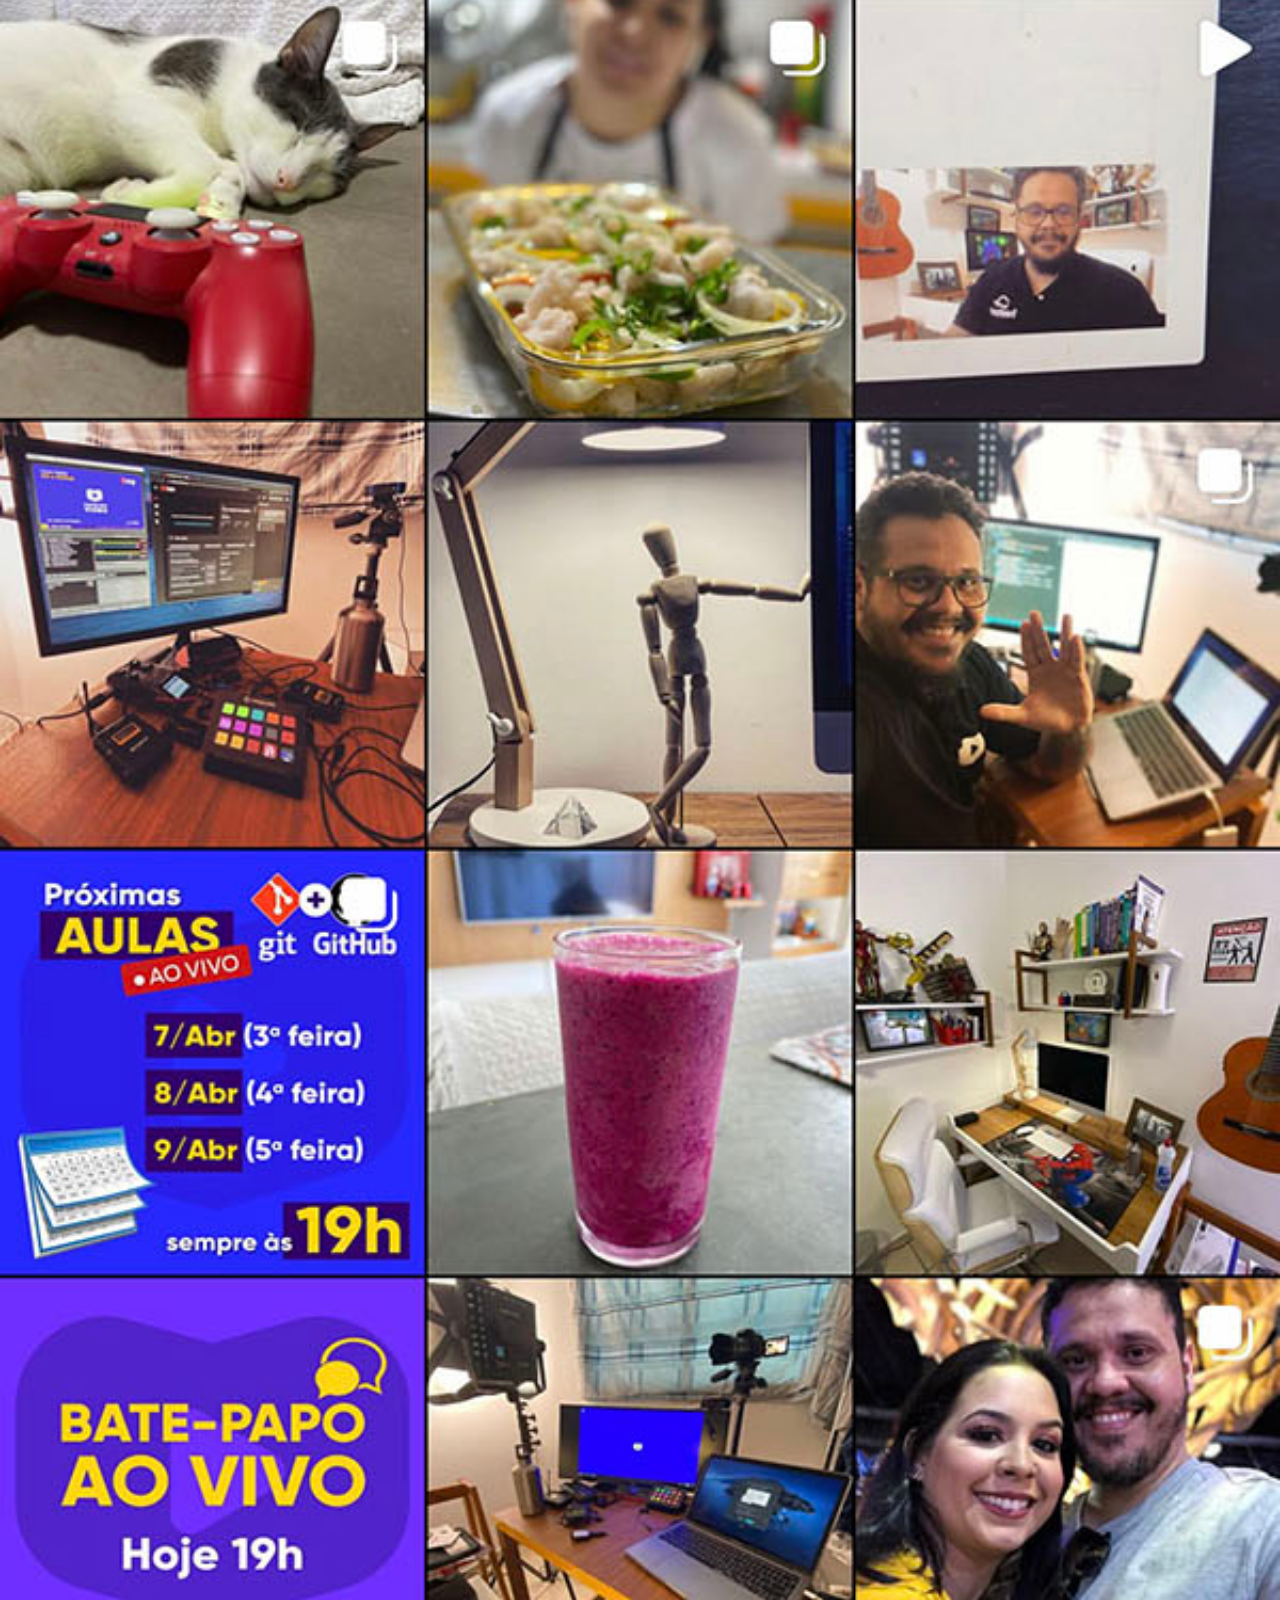
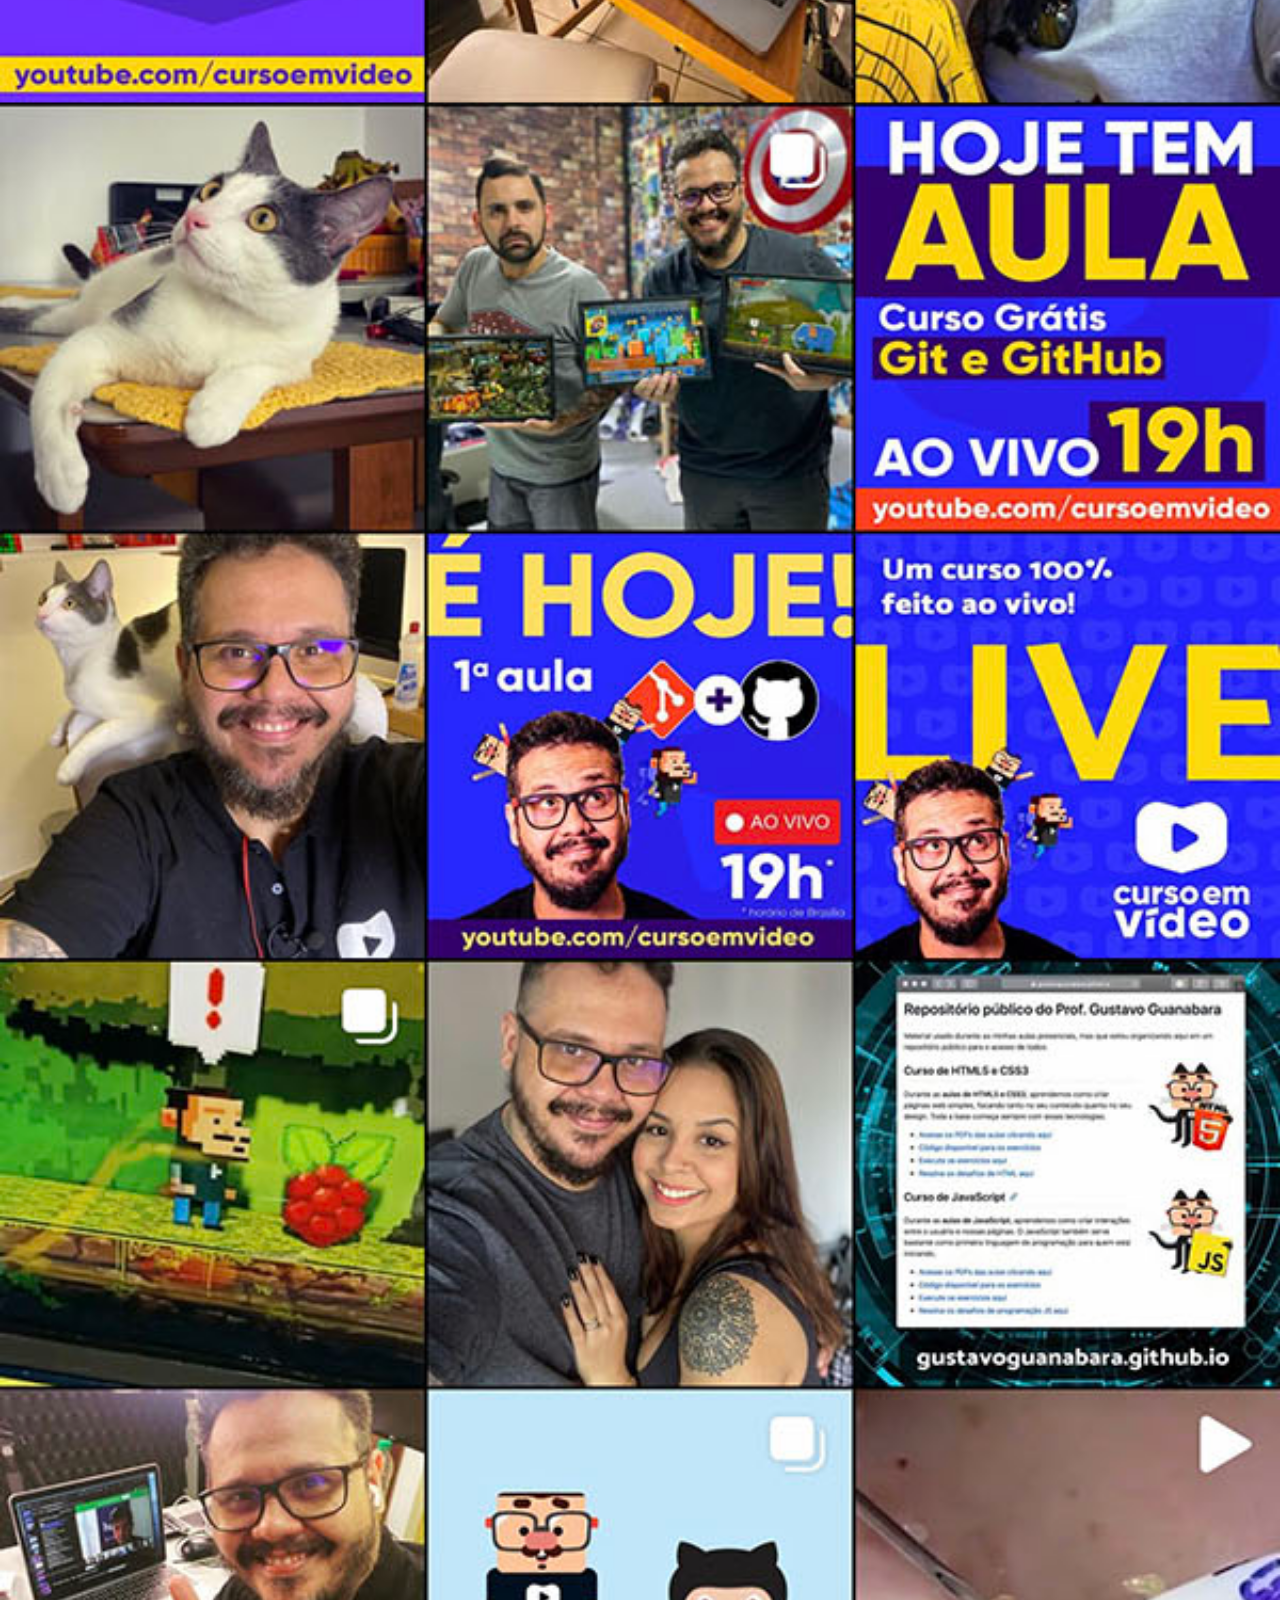
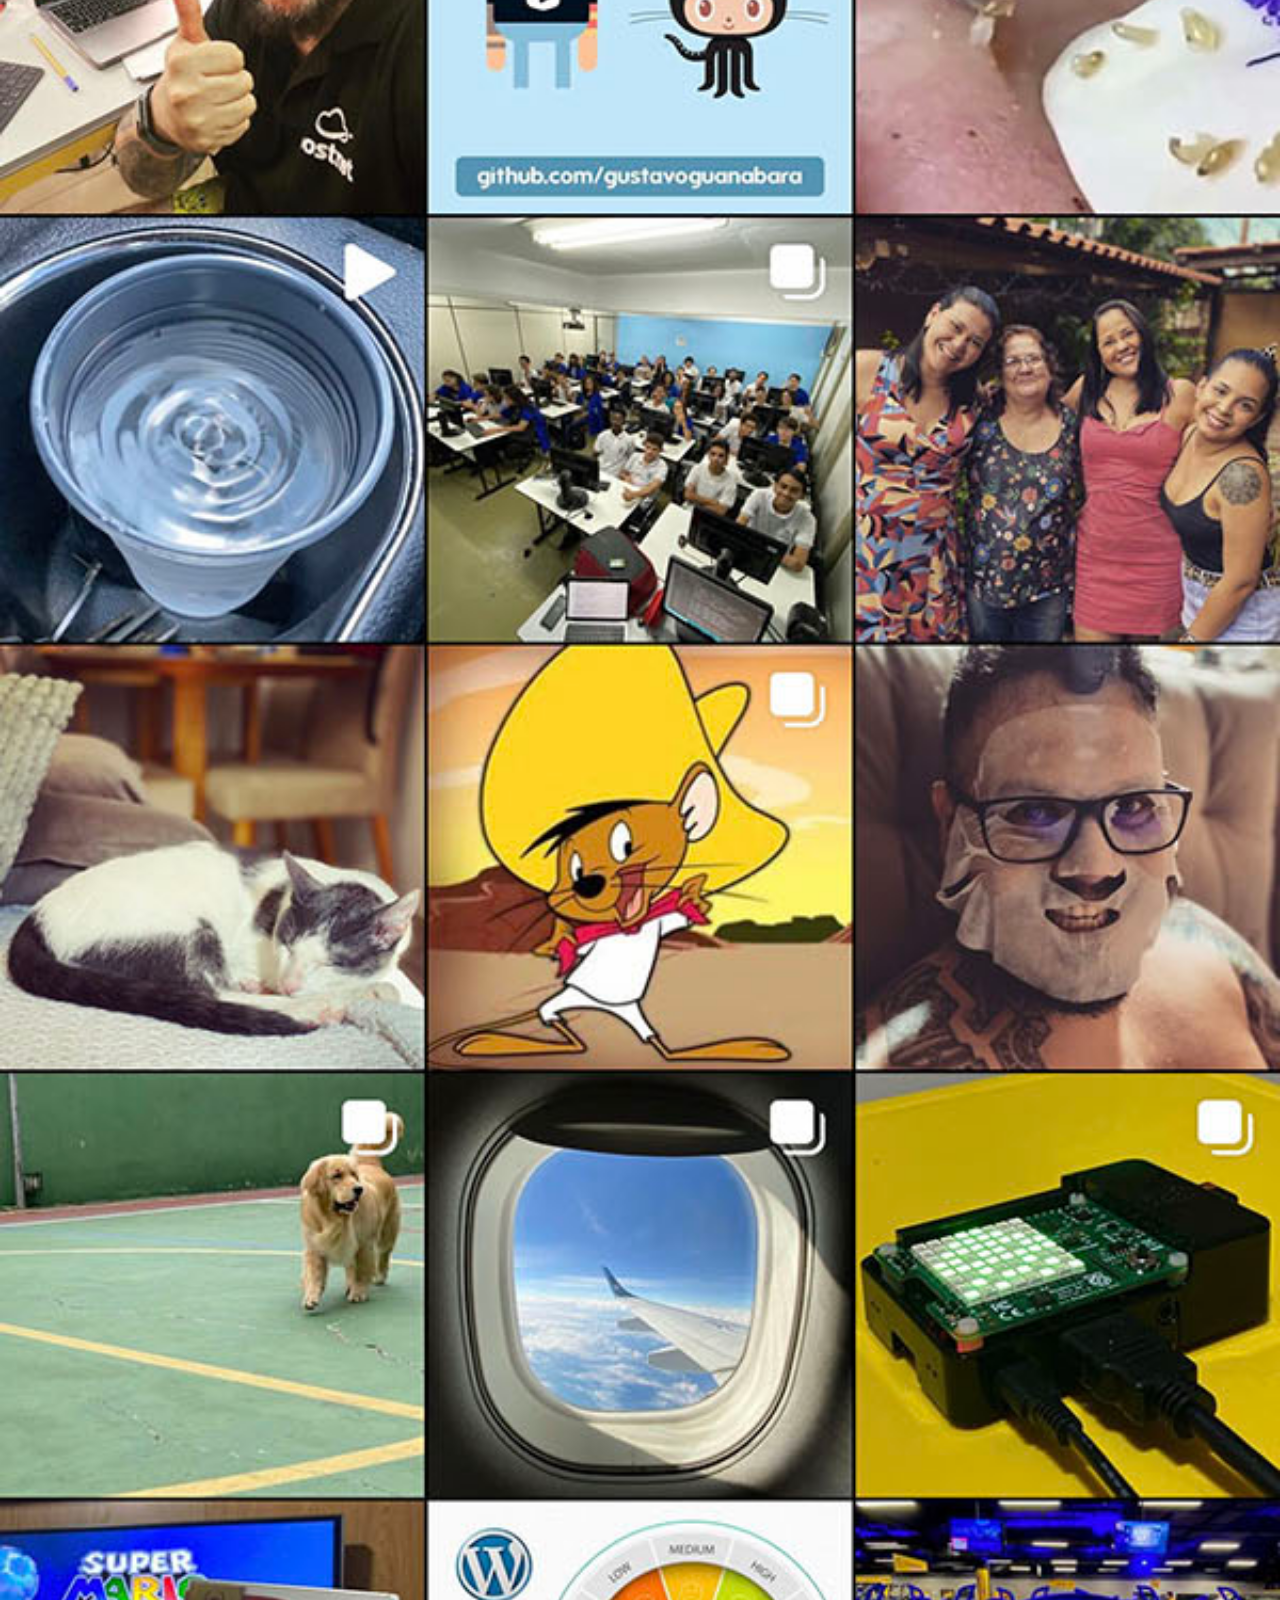
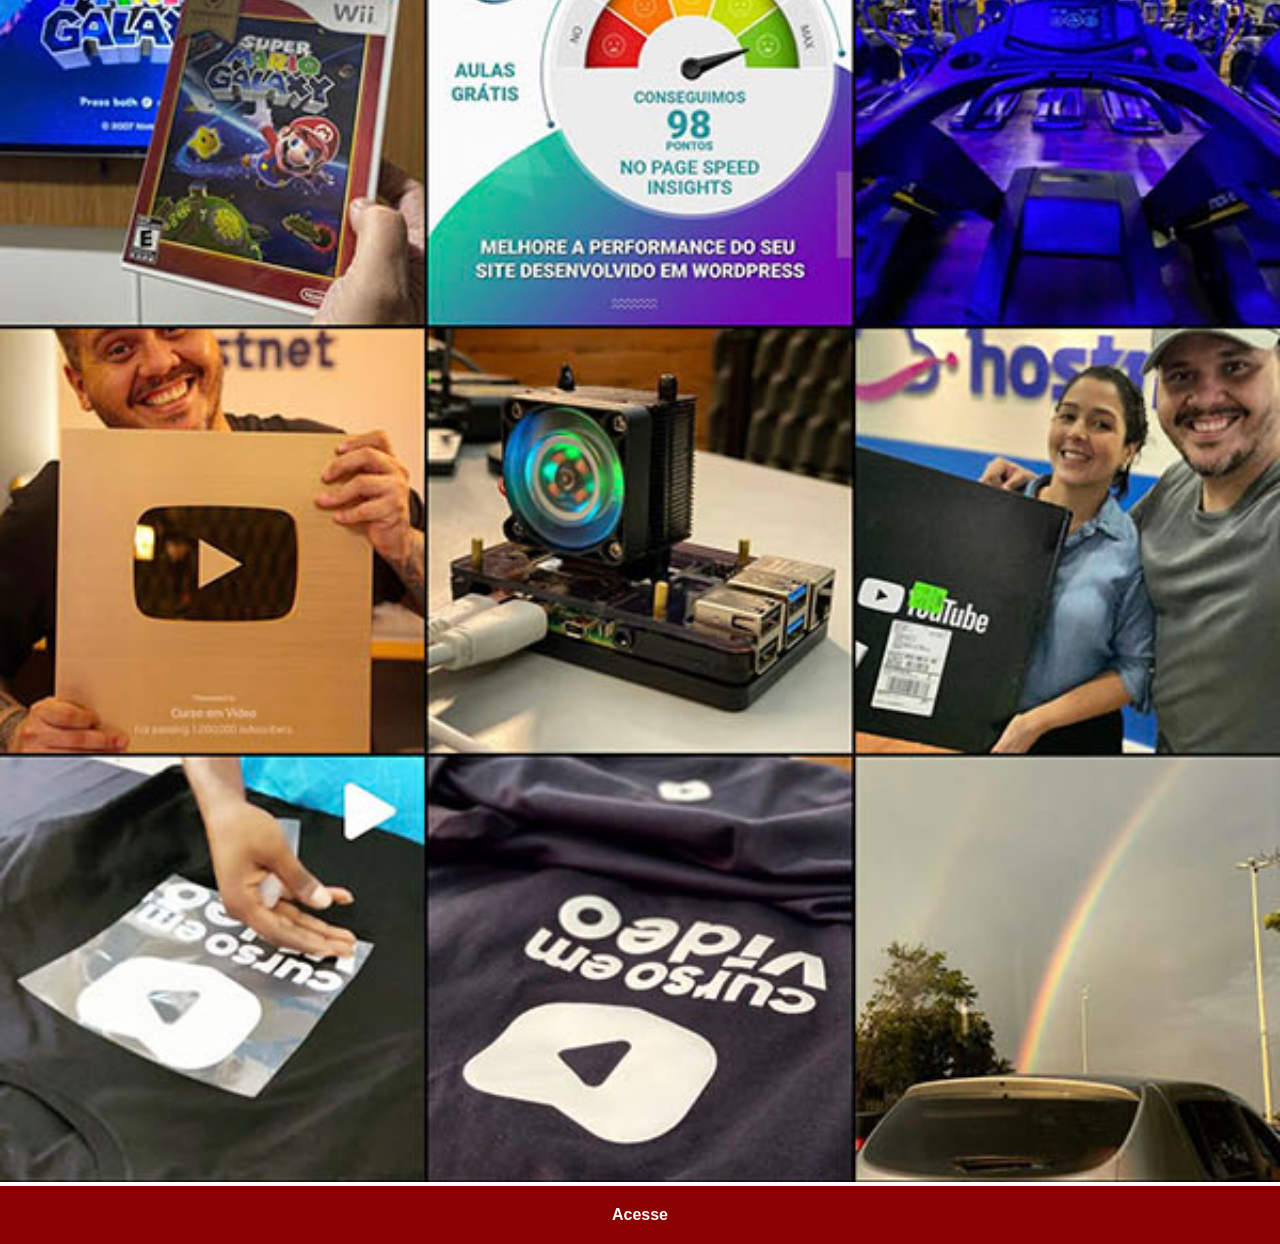
<file: instagram.html>
<!DOCTYPE html>
<html lang="en">
<head>
    <meta charset="UTF-8">
    <meta name="viewport" content="width=device-width, initial-scale=1.0">
    <title>github</title>
    <link rel="stylesheet" href="Estilo/social.css">
</head>
<body>
    <img src="imagens/tela-instagram.jpg" alt="insta">
    <a href="https://www.instagram.com/gustavoguanabara/" target="_blank">Acesse</a>
</body>
</html>
</file>
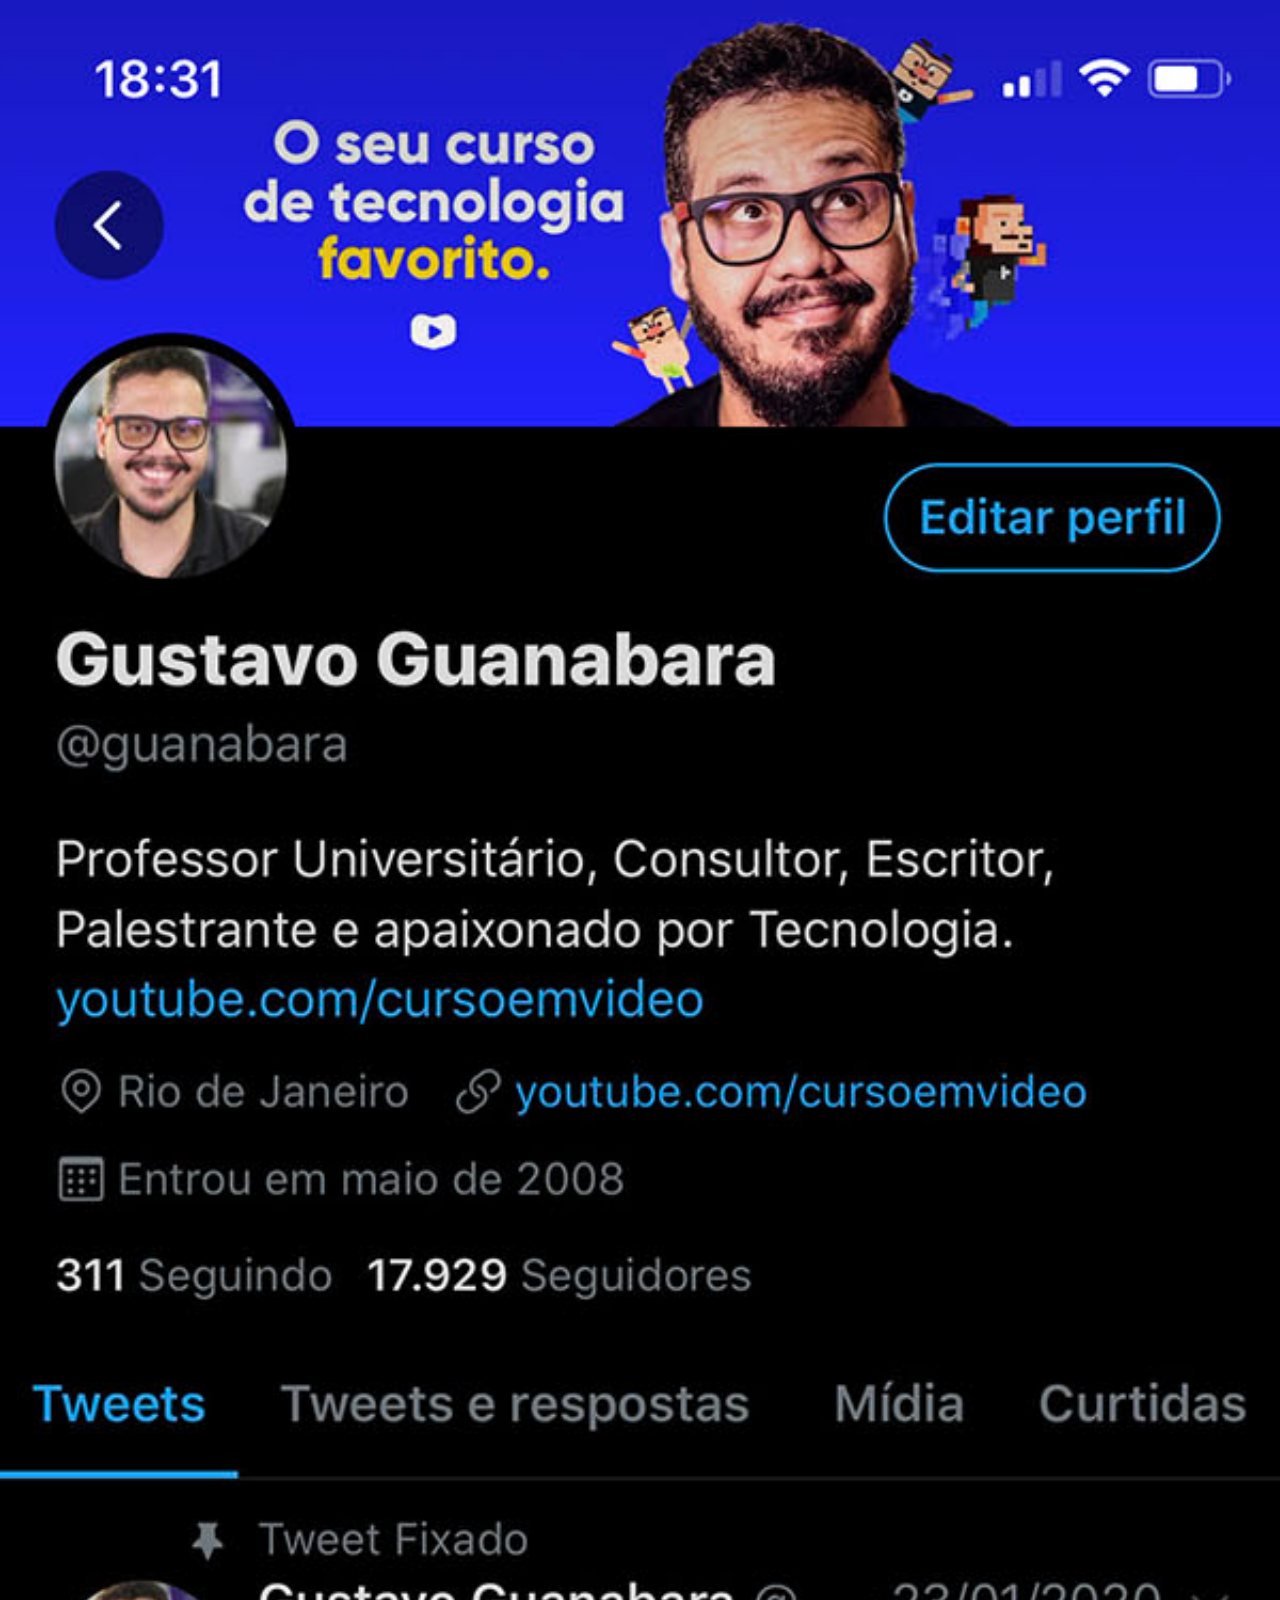
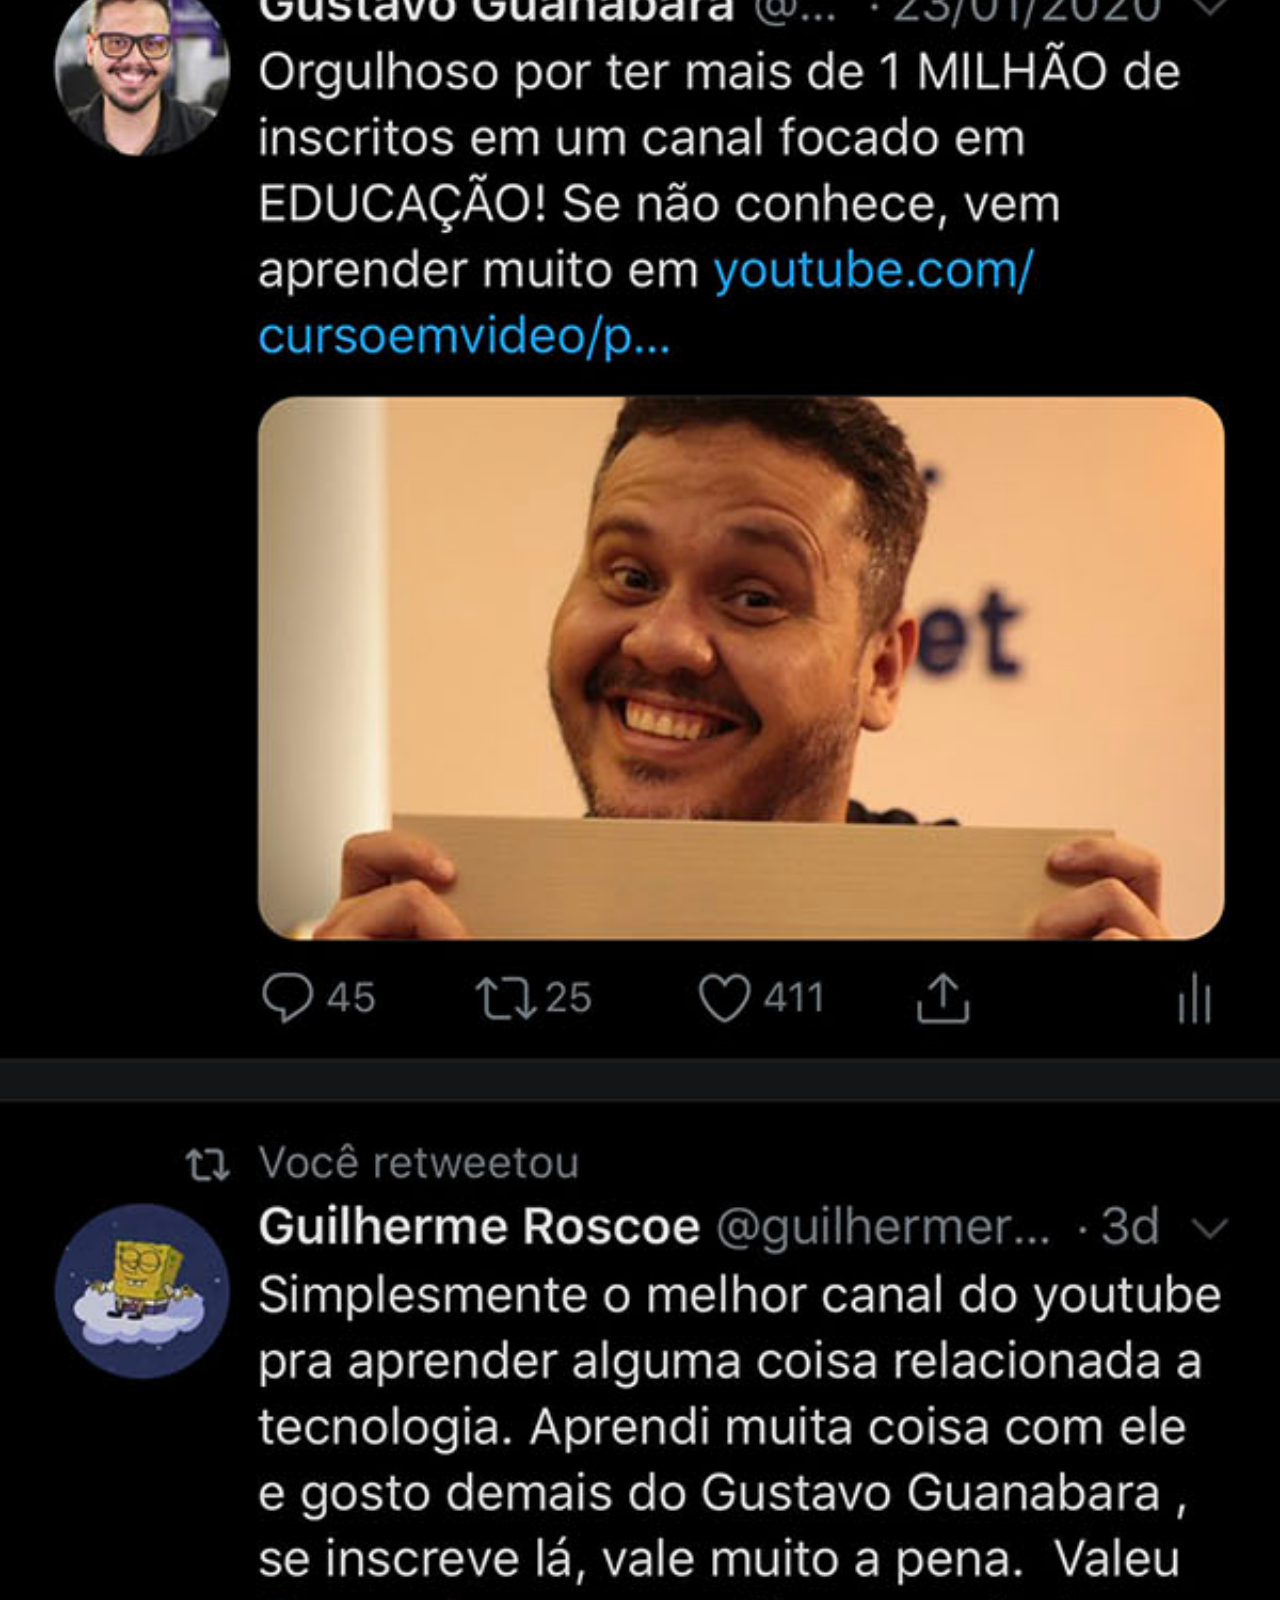
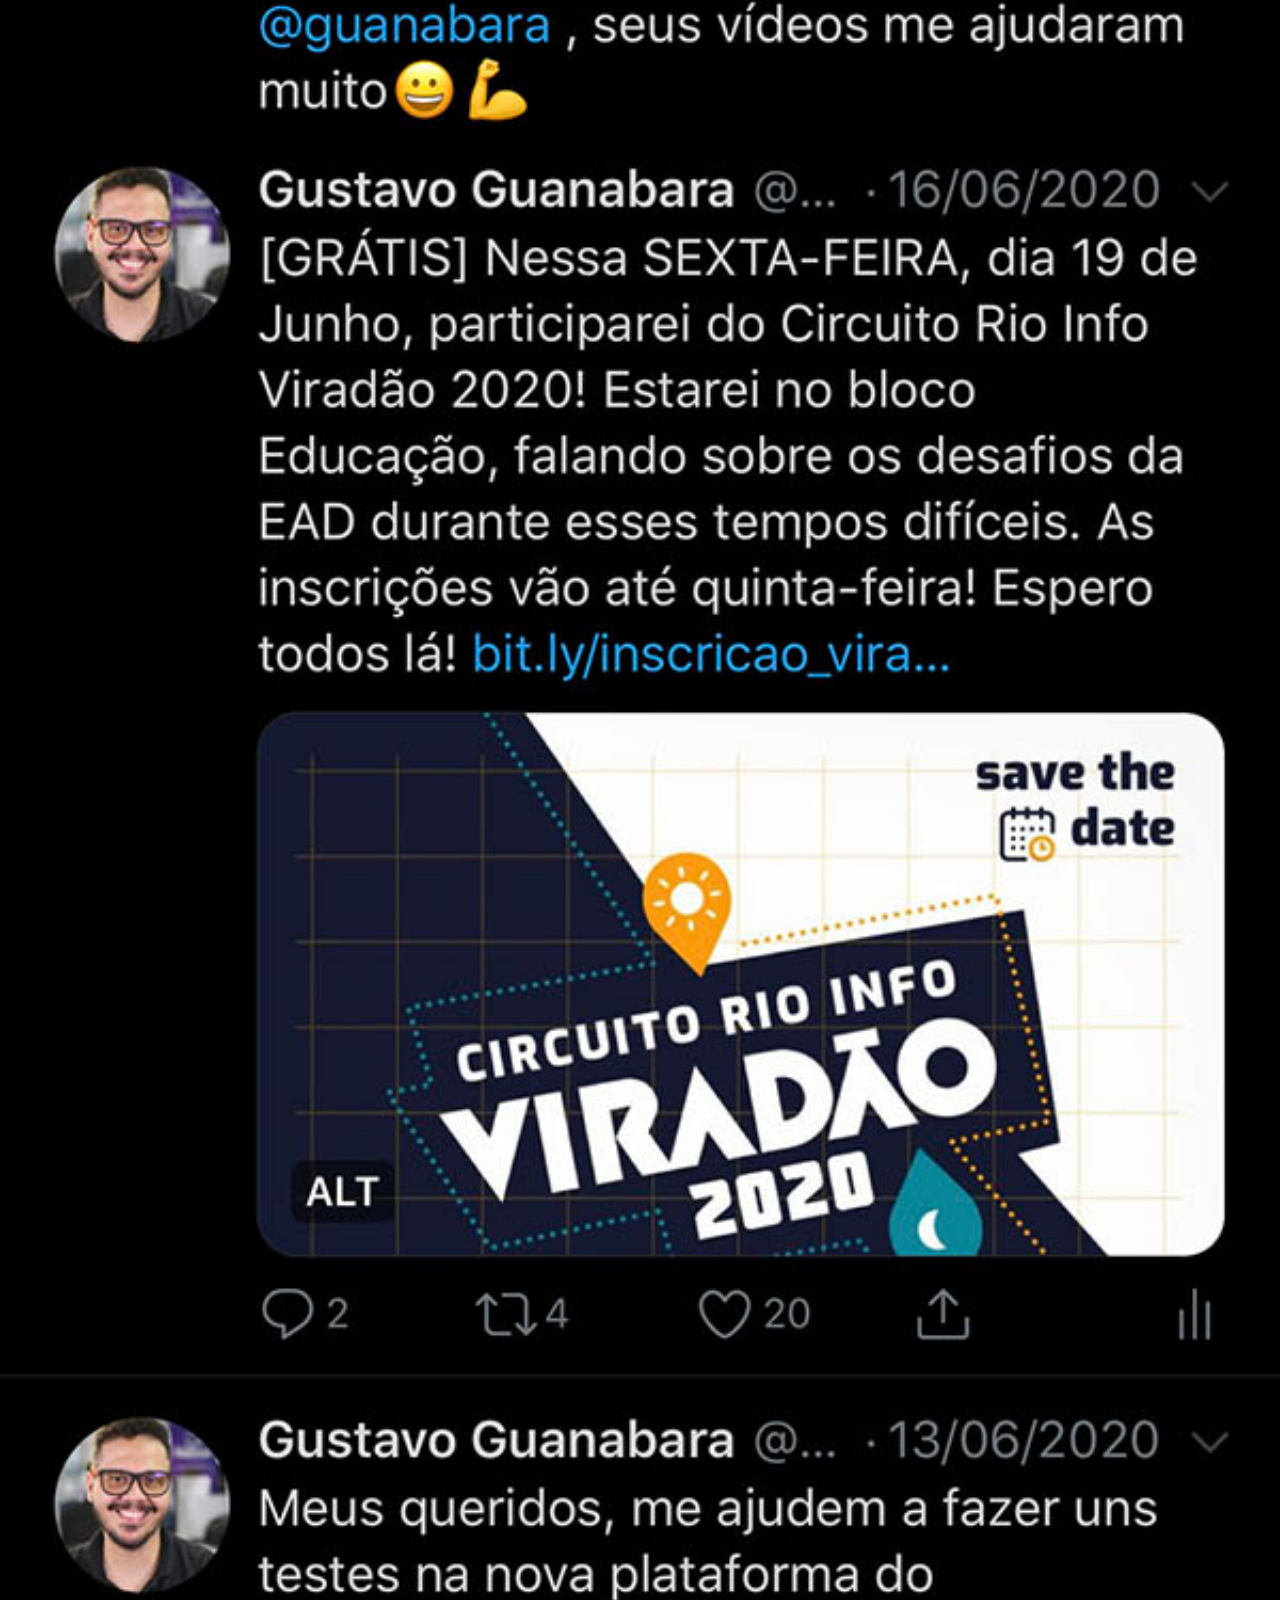
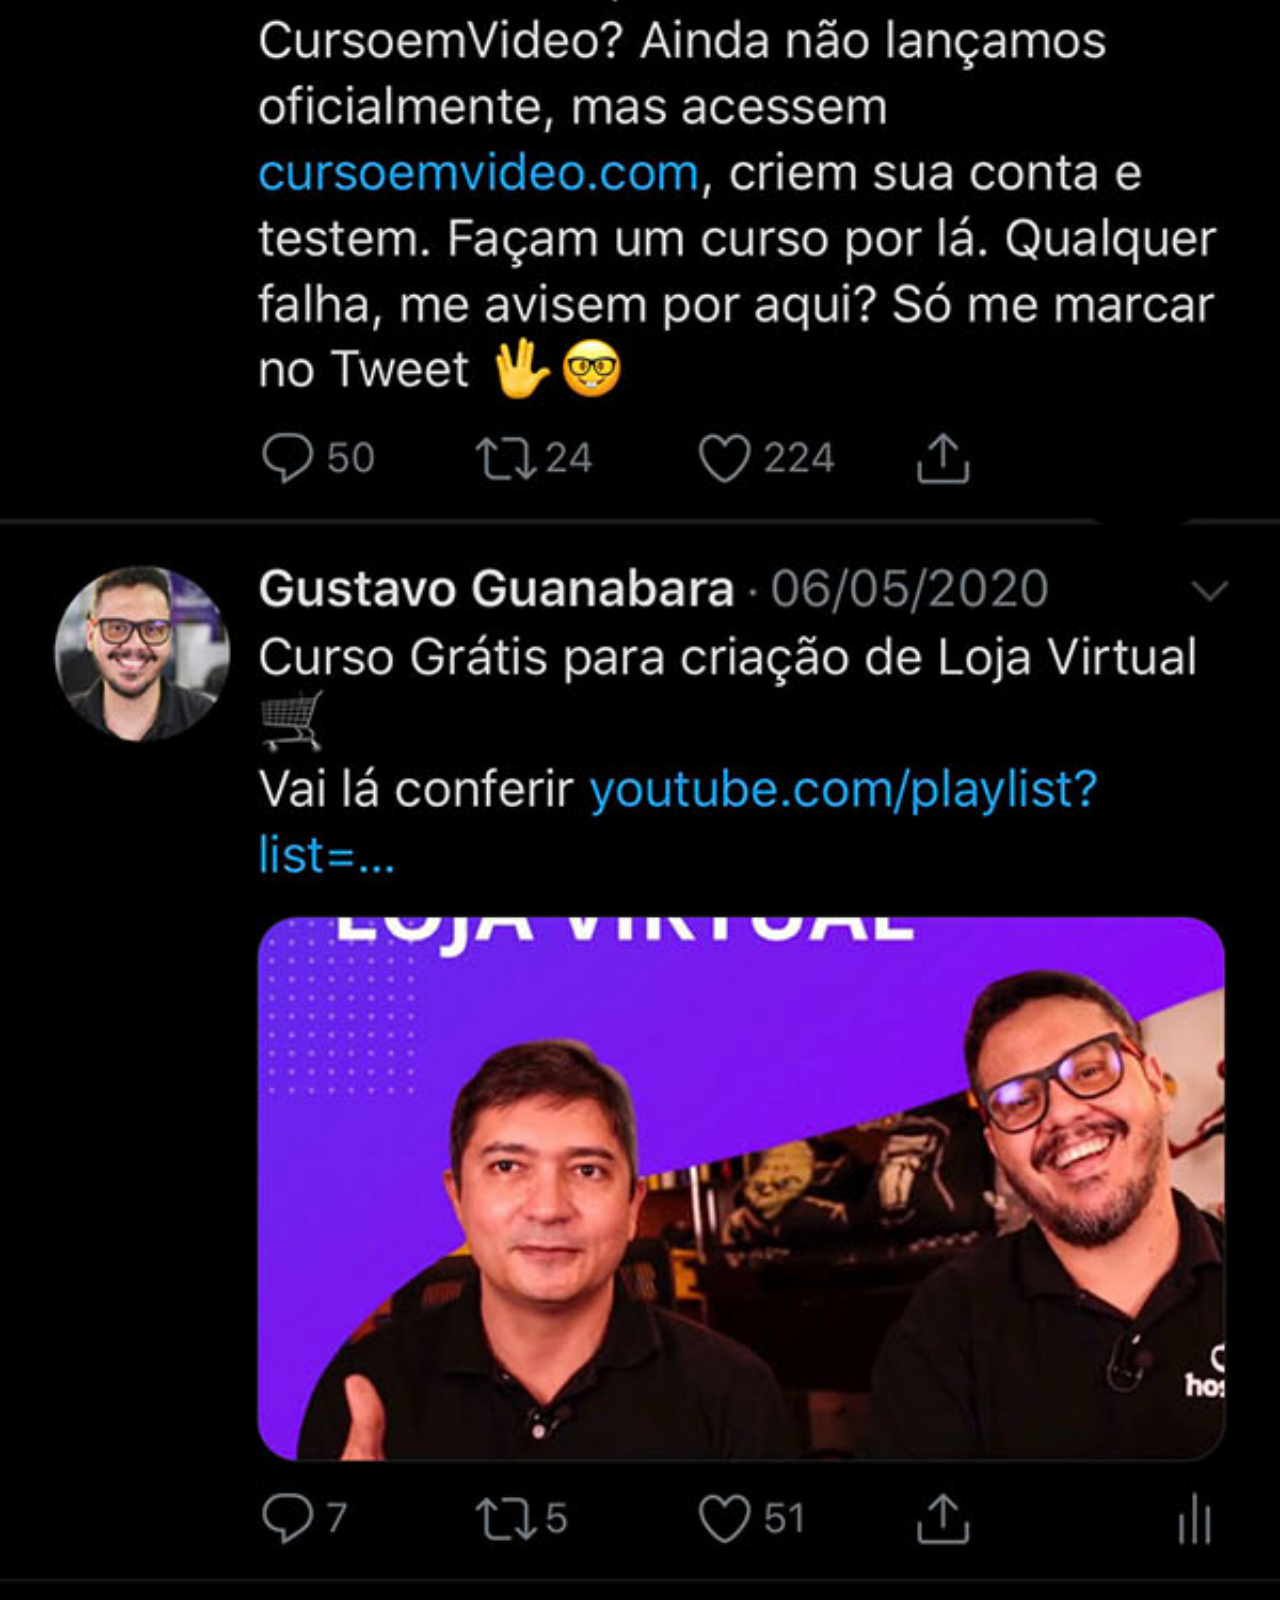
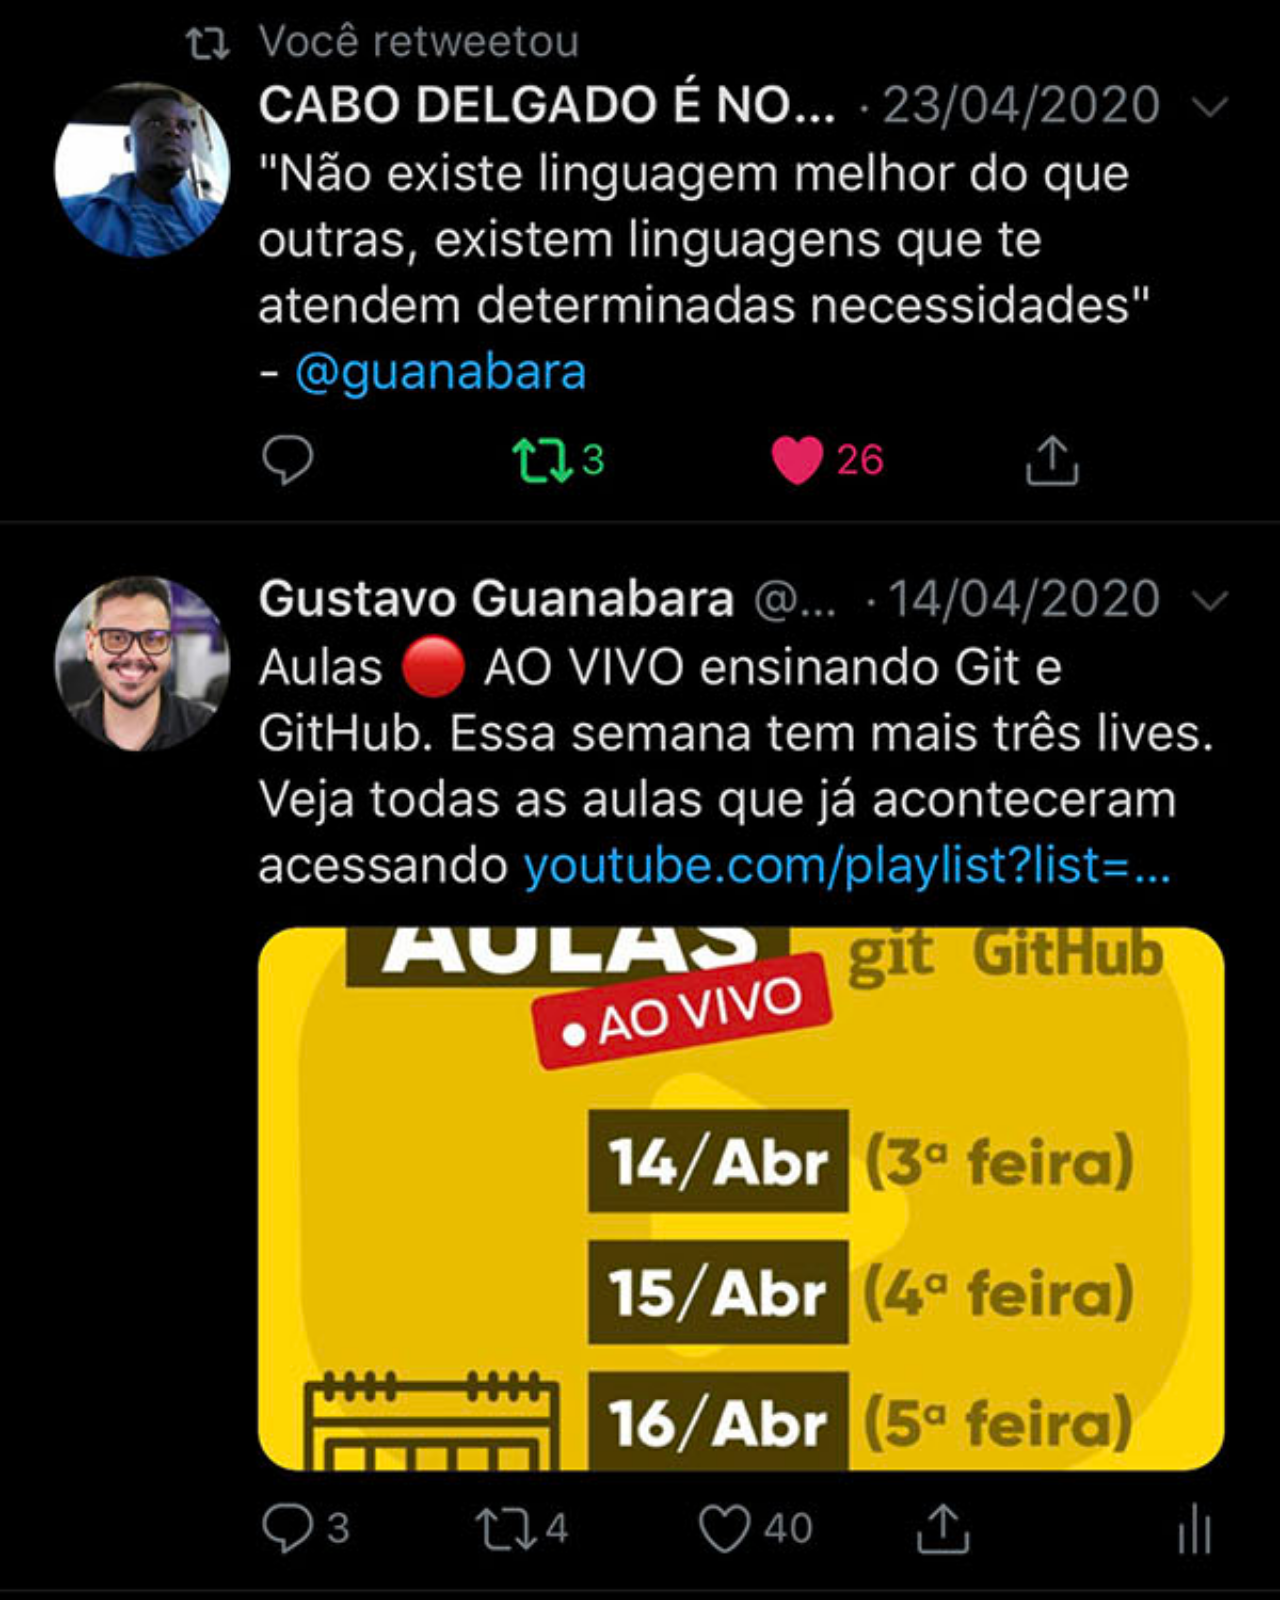
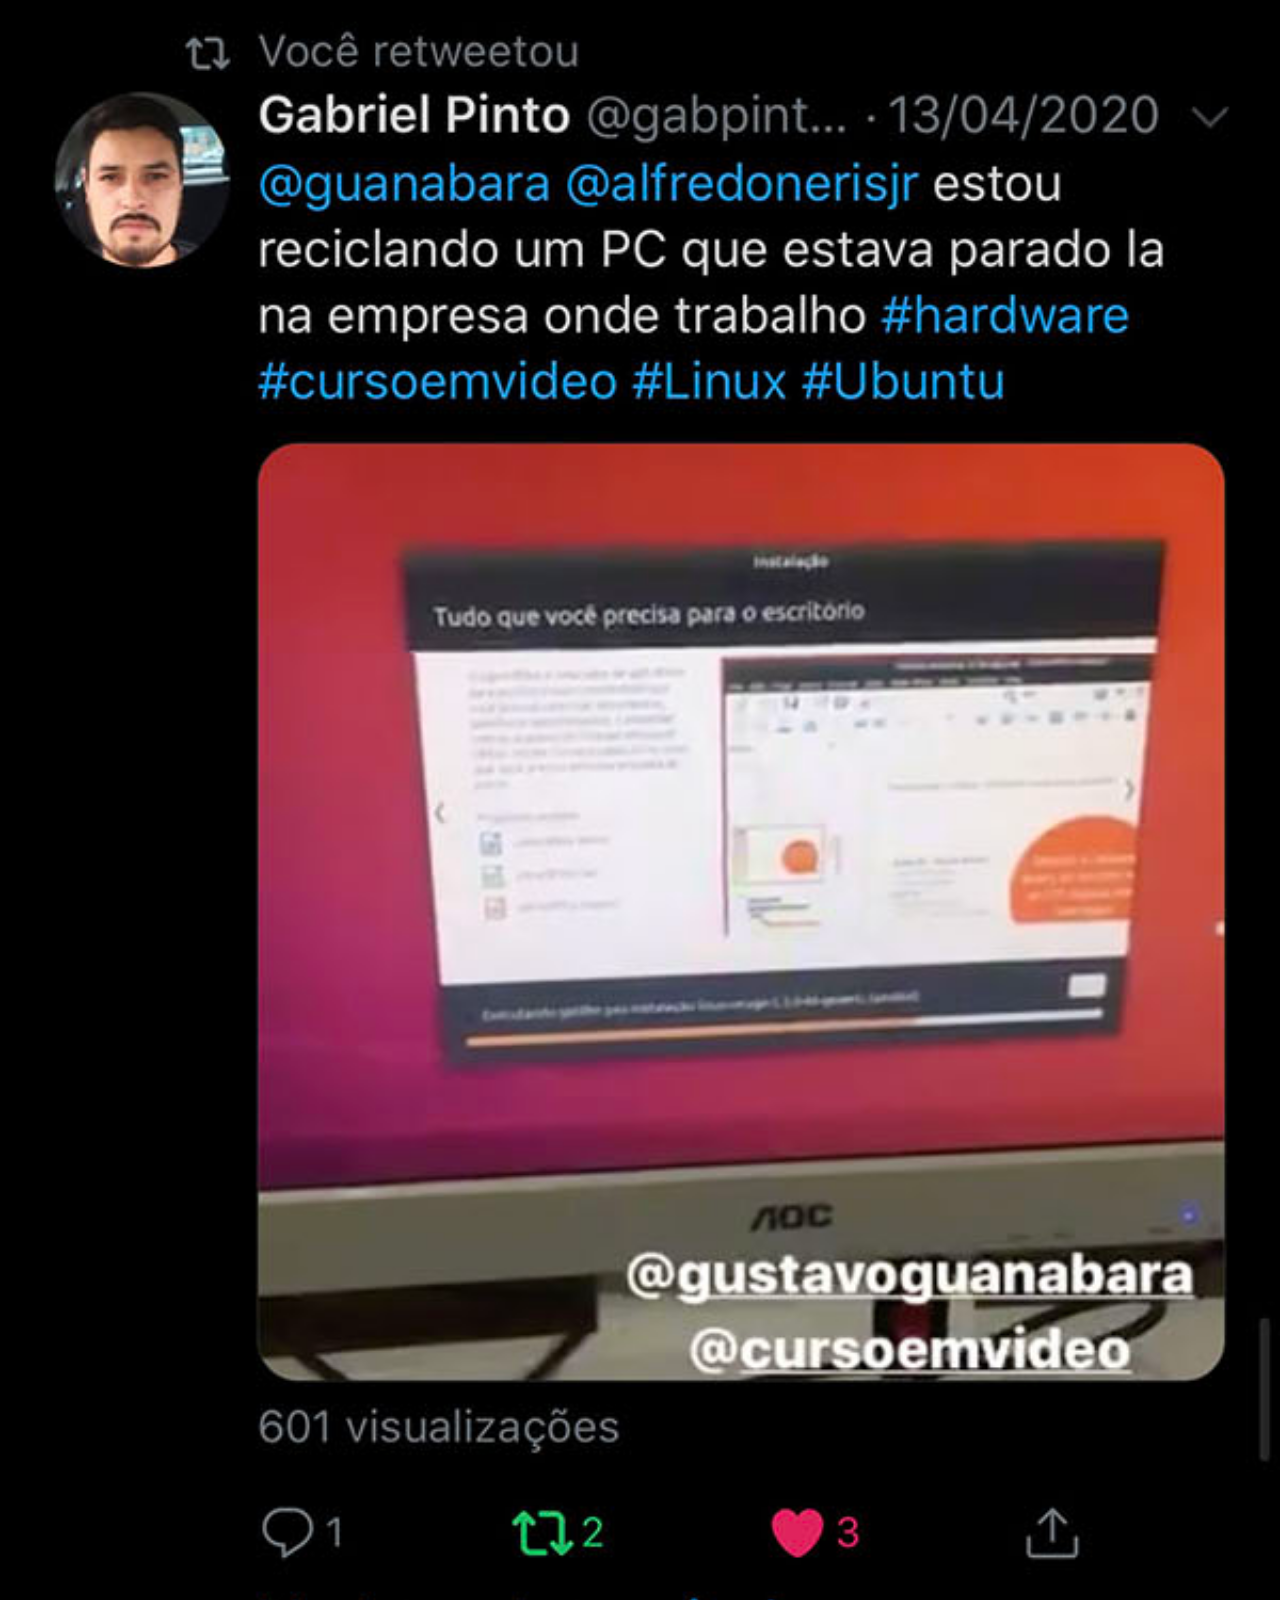
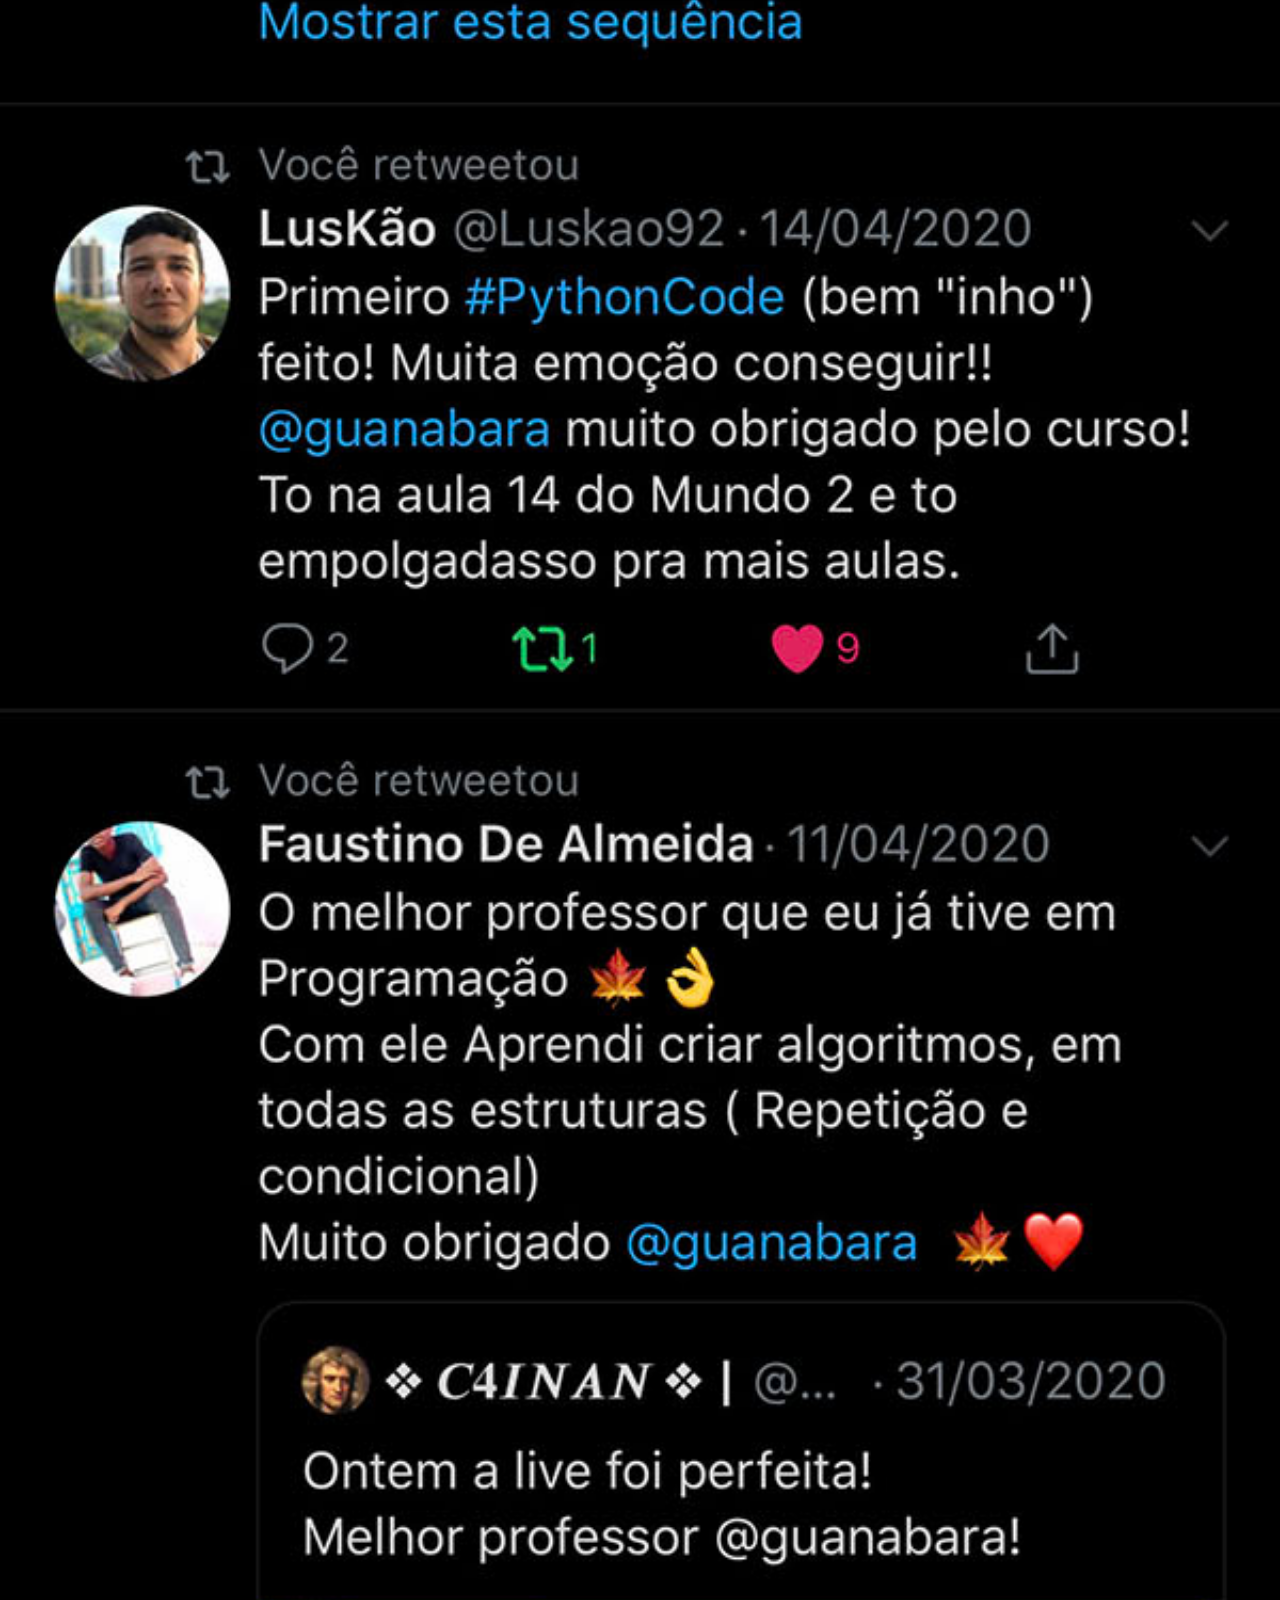
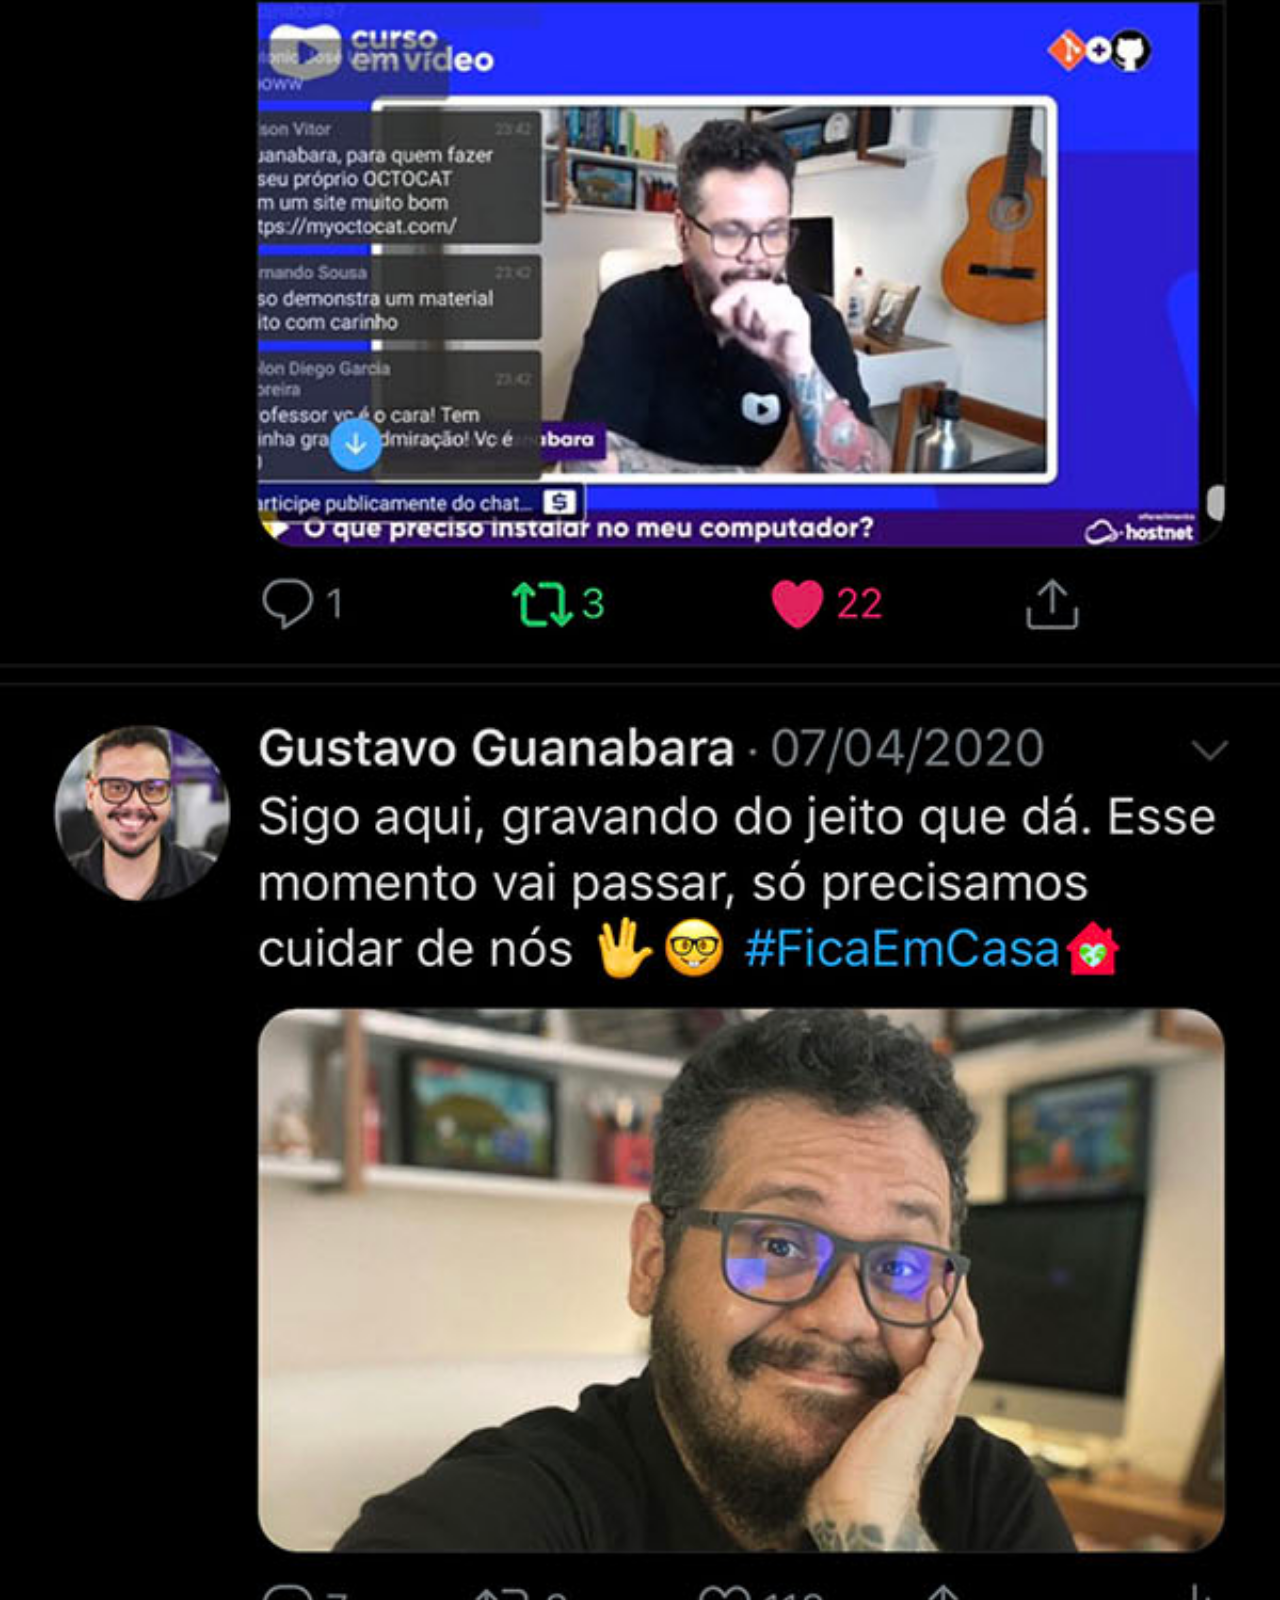
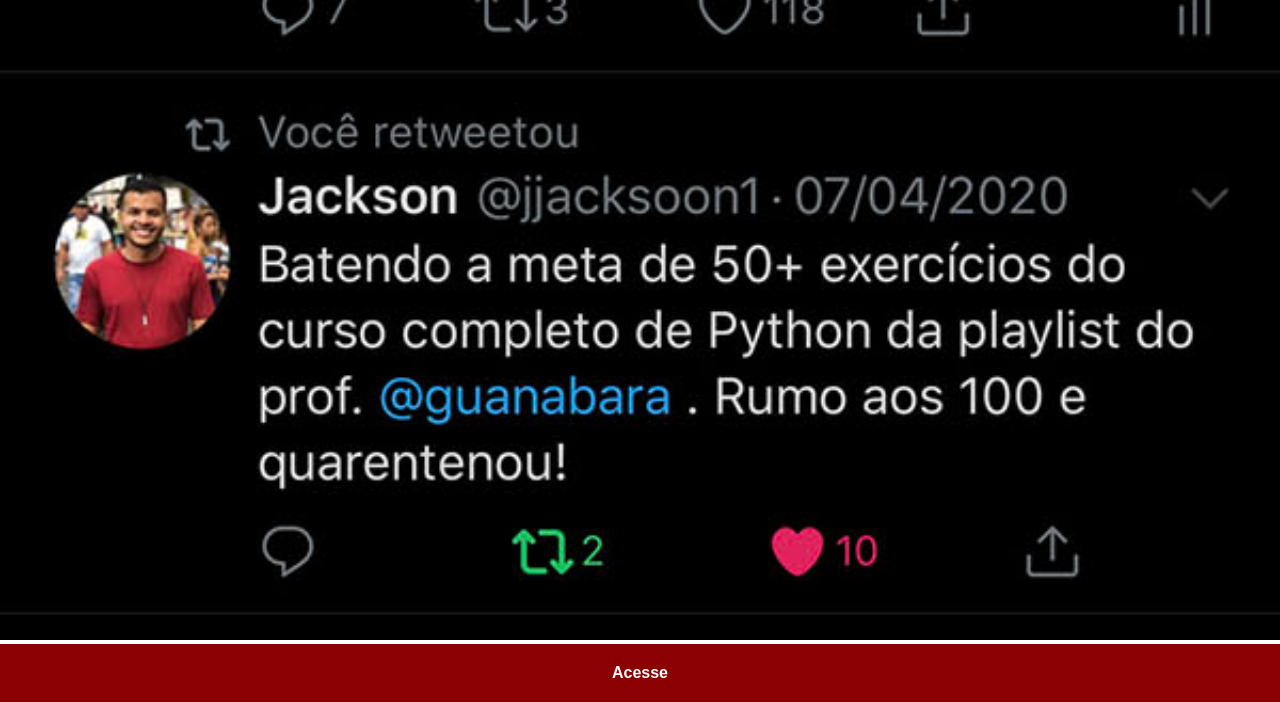
<file: twitter.html>
<!DOCTYPE html>
<html lang="en">
<head>
    <meta charset="UTF-8">
    <meta name="viewport" content="width=device-width, initial-scale=1.0">
    <title>twiter</title>
    <link rel="stylesheet" href="Estilo/social.css">
</head>
<body>
    <img src="imagens/tela-twitter.jpg" alt="twiter">
    <a href="https://x.com/guanabara" target="_blank">Acesse</a>
</body>
</html>
</file>
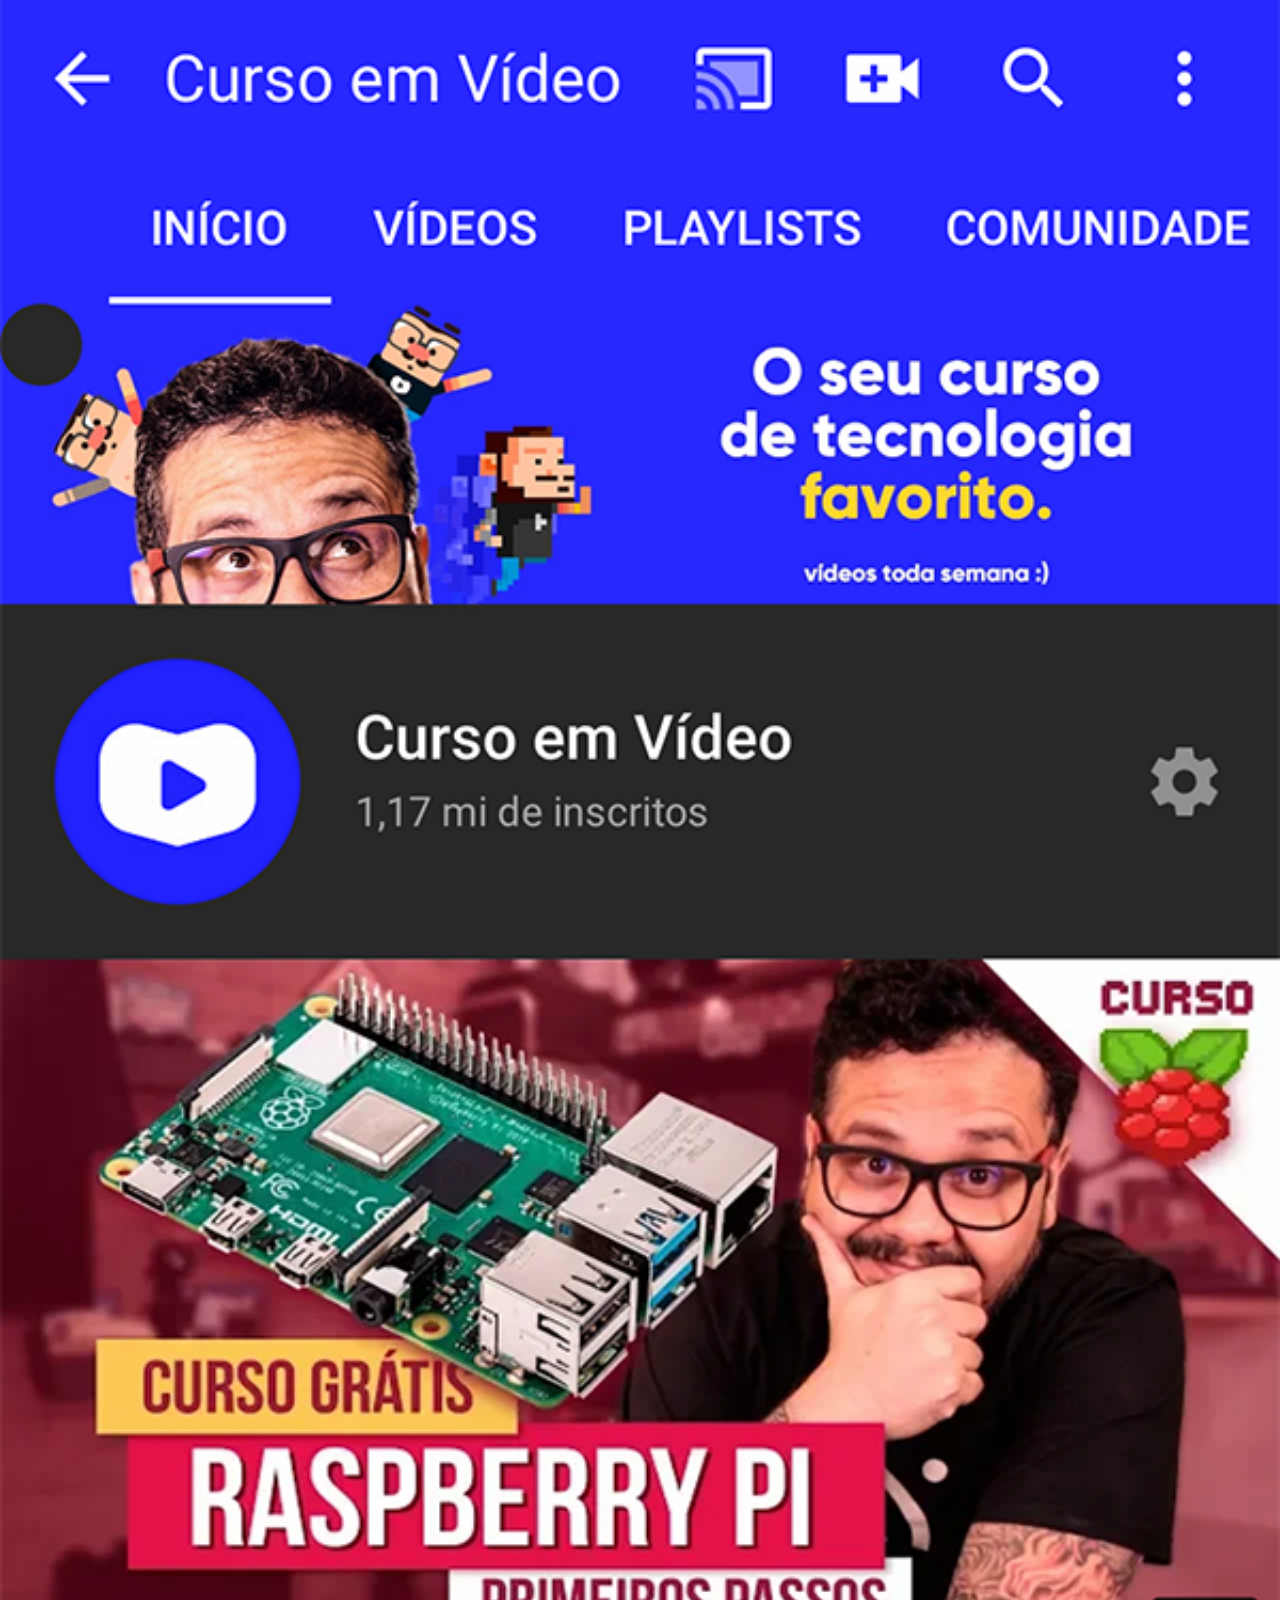
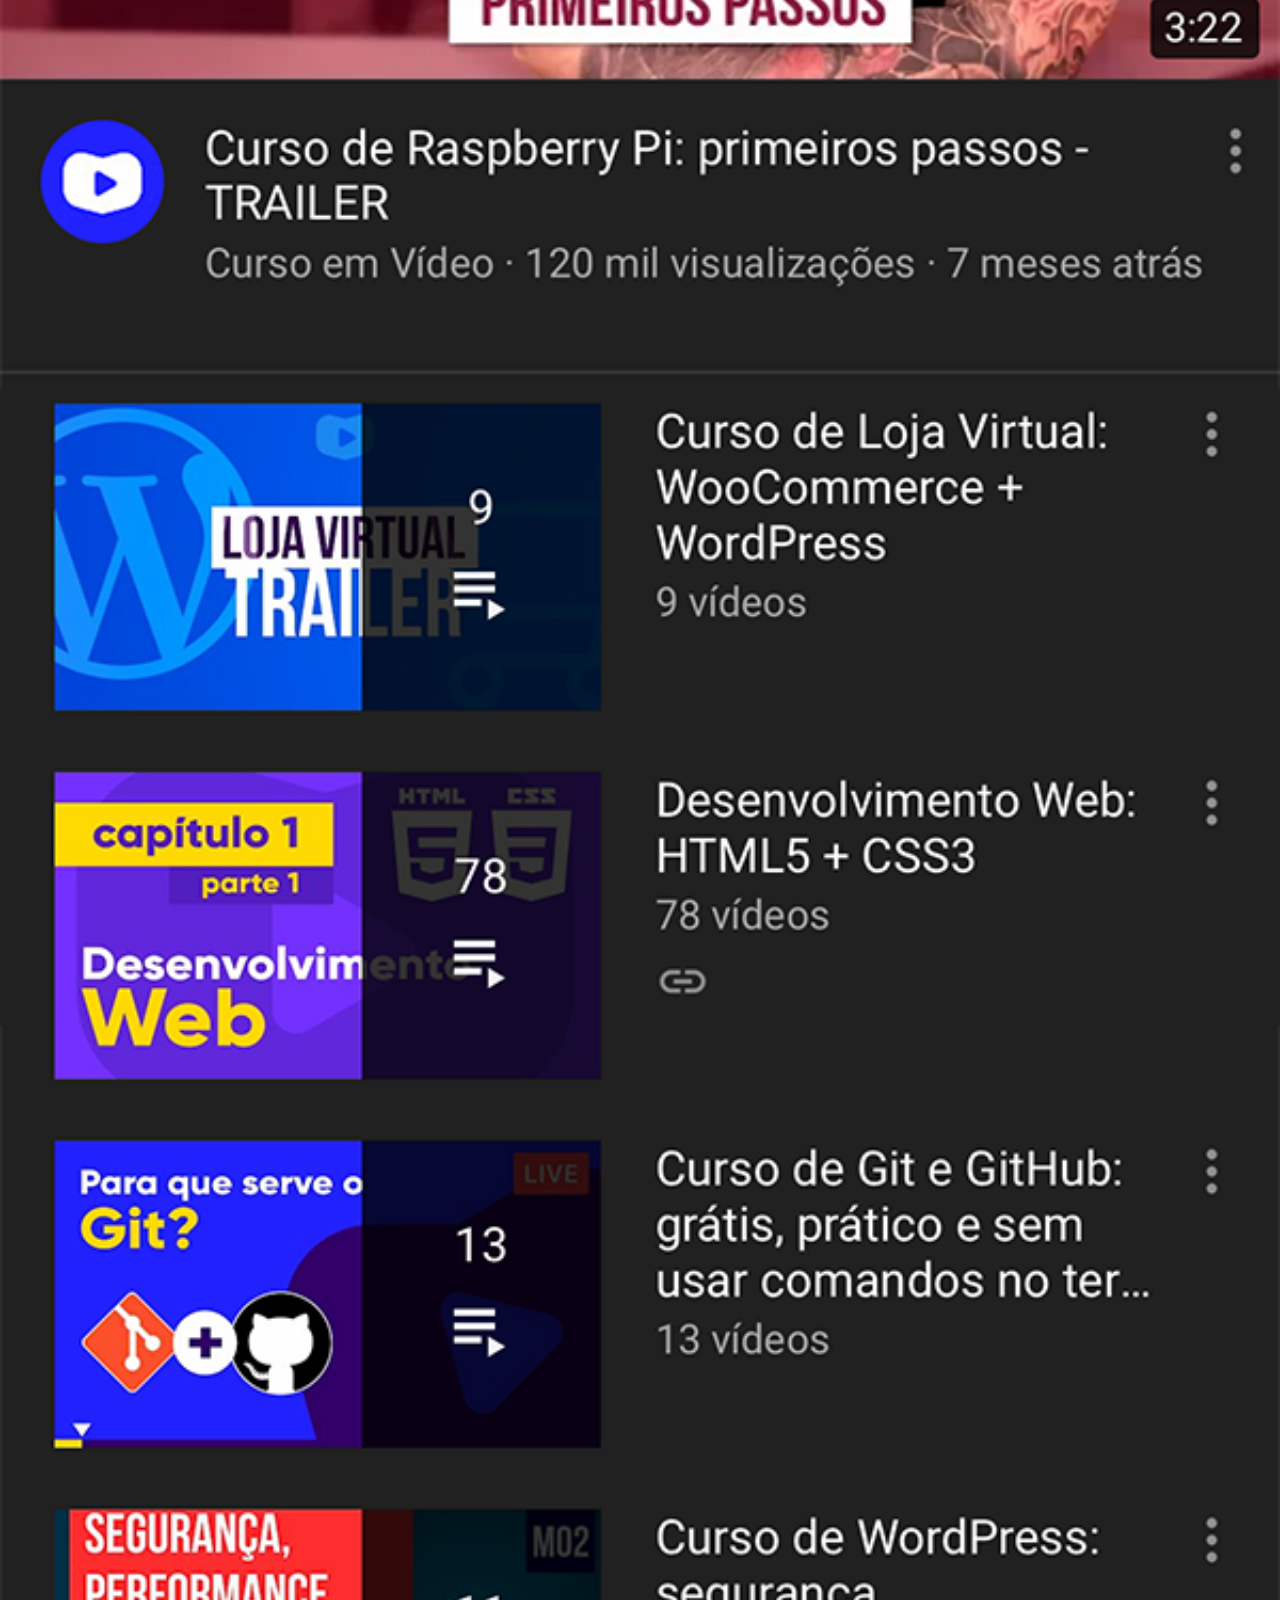
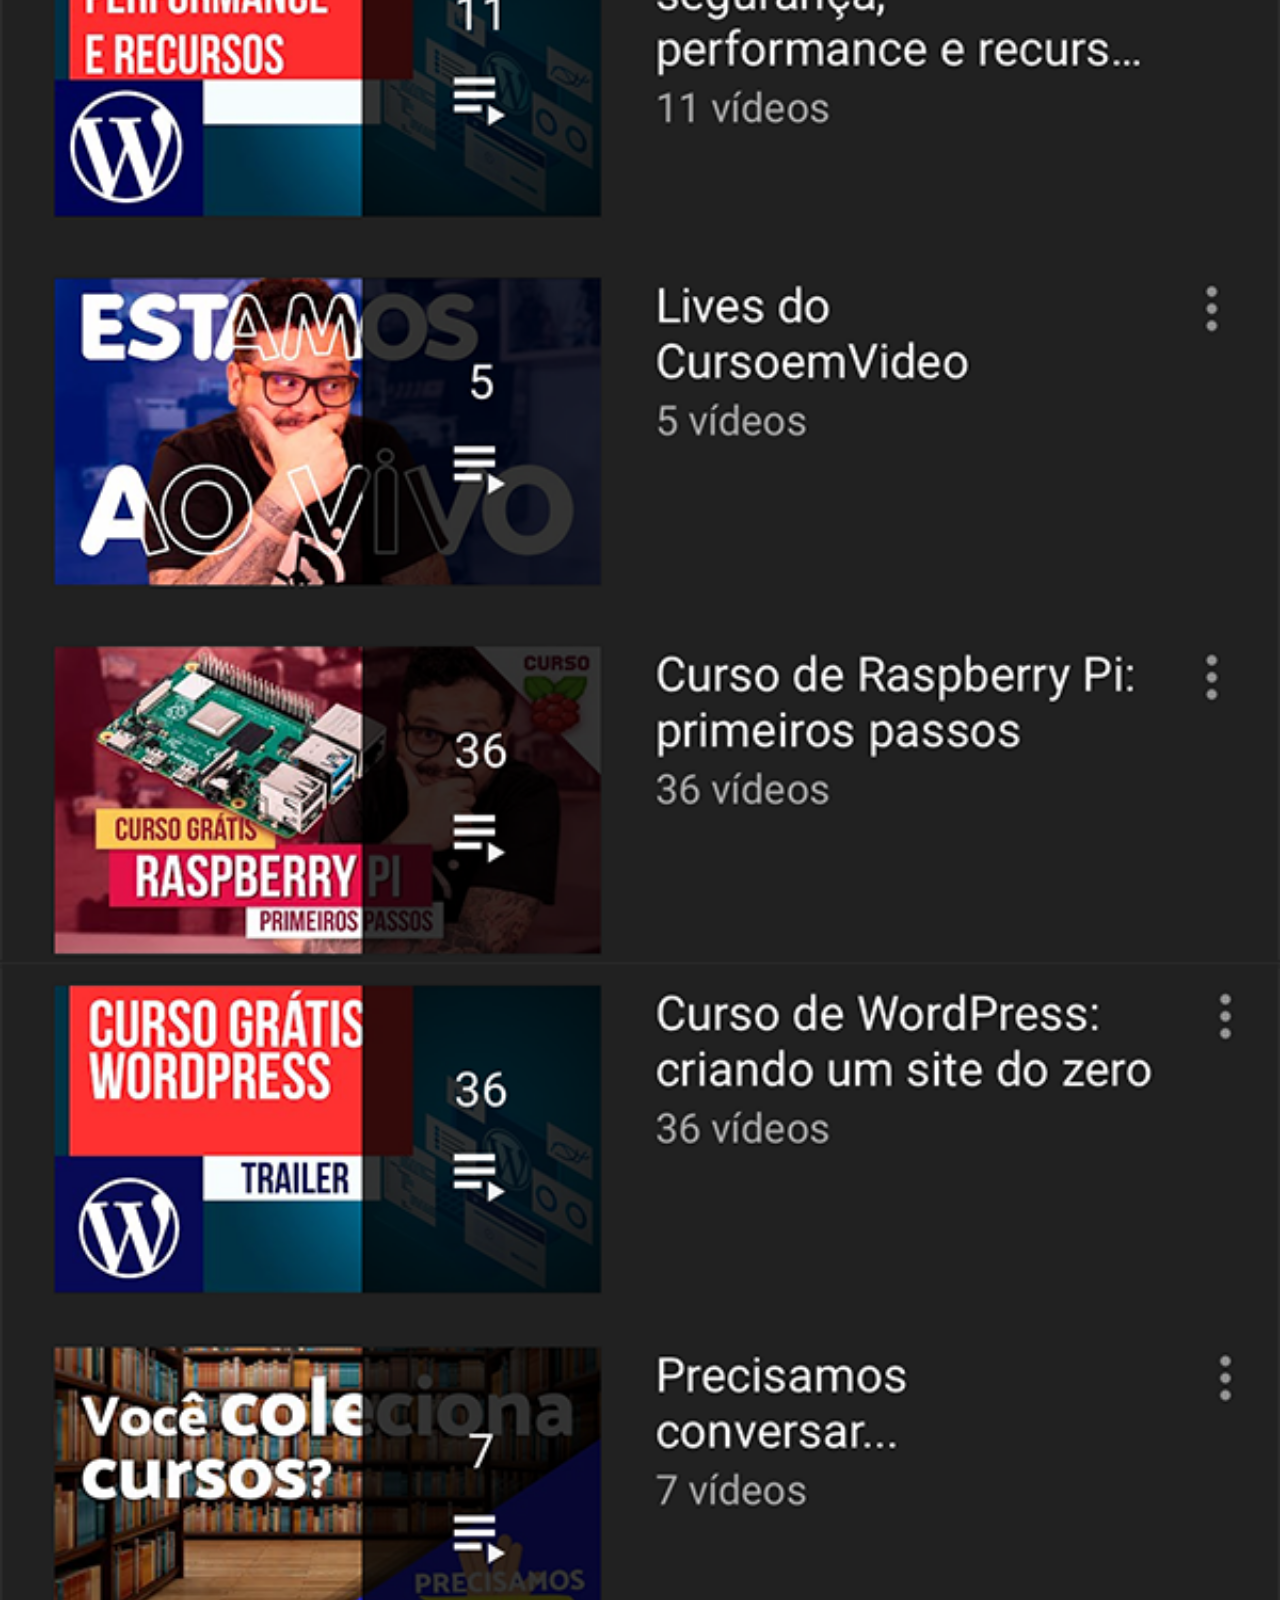
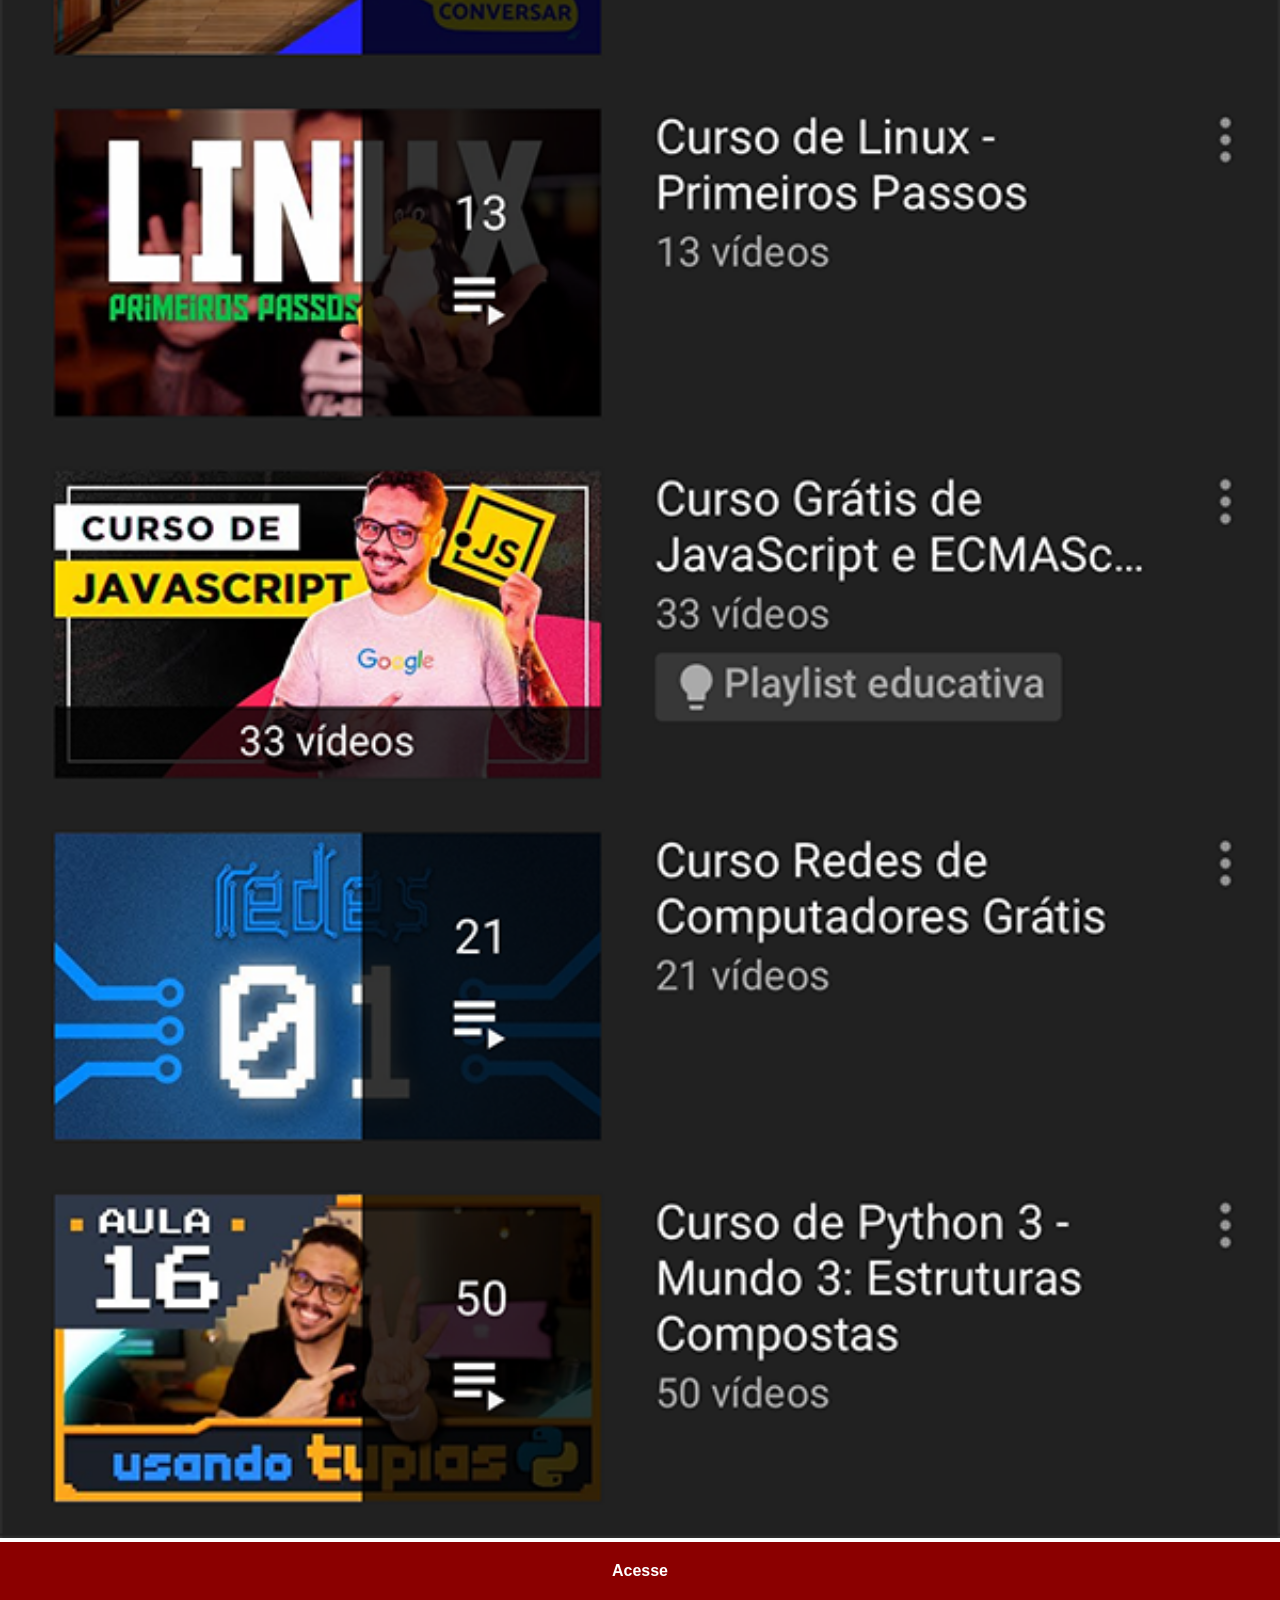
<file: youtube.html>
<!DOCTYPE html>
<html lang="en">
<head>
    <meta charset="UTF-8">
    <meta name="viewport" content="width=device-width, initial-scale=1.0">
    <title>youtube</title>
    <link rel="stylesheet" href="Estilo/social.css">
</head>
<body>
    <img src="imagens/tela-youtube.png" alt="youtube">
    <a href="https://www.youtube.com/@cursoemvideo" target="_blank">Acesse</a>
</body>
</html>
</file>
<file: Estilo/style.css>
@charset "UTF-8";

*{
    padding: 0px;
    margin: 0px;
    font-family: Arial, Helvetica, sans-serif;
}

html, body{
    height: 100vh;
    width: 100vw;
    background-color: black;
    background: url("../imagens/fundo-madeira.jpg") no-repeat top center;
    background-size: cover;
    background-attachment: fixed;
}

main{
    height: 100vw;
    position: relative; /*posicionamento relativo */
}

section#telefone{
    position: absolute;   /*posicionamento absoluto para o telefone */
    top: 50%;
    left: 50%;
    transform: translate(-50%, -50%);
    height: 627px;
    width: 311px;
    background-color: blue;
    background: url("../imagens/frame-iphone.png") no-repeat;
}

iframe#tela{
    position: relative;
    width: 267px;
    height: 471px;
    top: 80px;
    left: 22px;
    background-size: cover;
}

section#redes_sociais{
    text-align: right;
}

section#redes_sociais img{
    width: 50px;
    margin: 10px;
    border-radius: 50%;
    box-shadow: 2px 2px 5px rgba(0, 0, 0, 0.418);
    box-sizing: border-box;

}

section#redes_sociais img:hover{
    border: 2px solid rgba(255, 255, 255, 0.61);
    transform: translate(-3px -3px);
    box-shadow: 5px 5px 10px rgba(0, 0, 0, 0.61);
    transition: transform .3s, border 1s;
}
</file>
<file: Estilo/social.css>
*{
    margin: 0px;
    padding: 0px;
    font-family: Arial, Helvetica, sans-serif;
}

::-webkit-scrollbar{
    width: 0px;
    height: 0px;
}
img{
    width: 100vw;
}
a{
    display: block;
    background-color: darkred;
    padding: 20px;
    text-align: center;
    font-weight: bolder;
    text-decoration: none;
    color: white;
}

a:hover{
    background-color: red;
}
</file>
